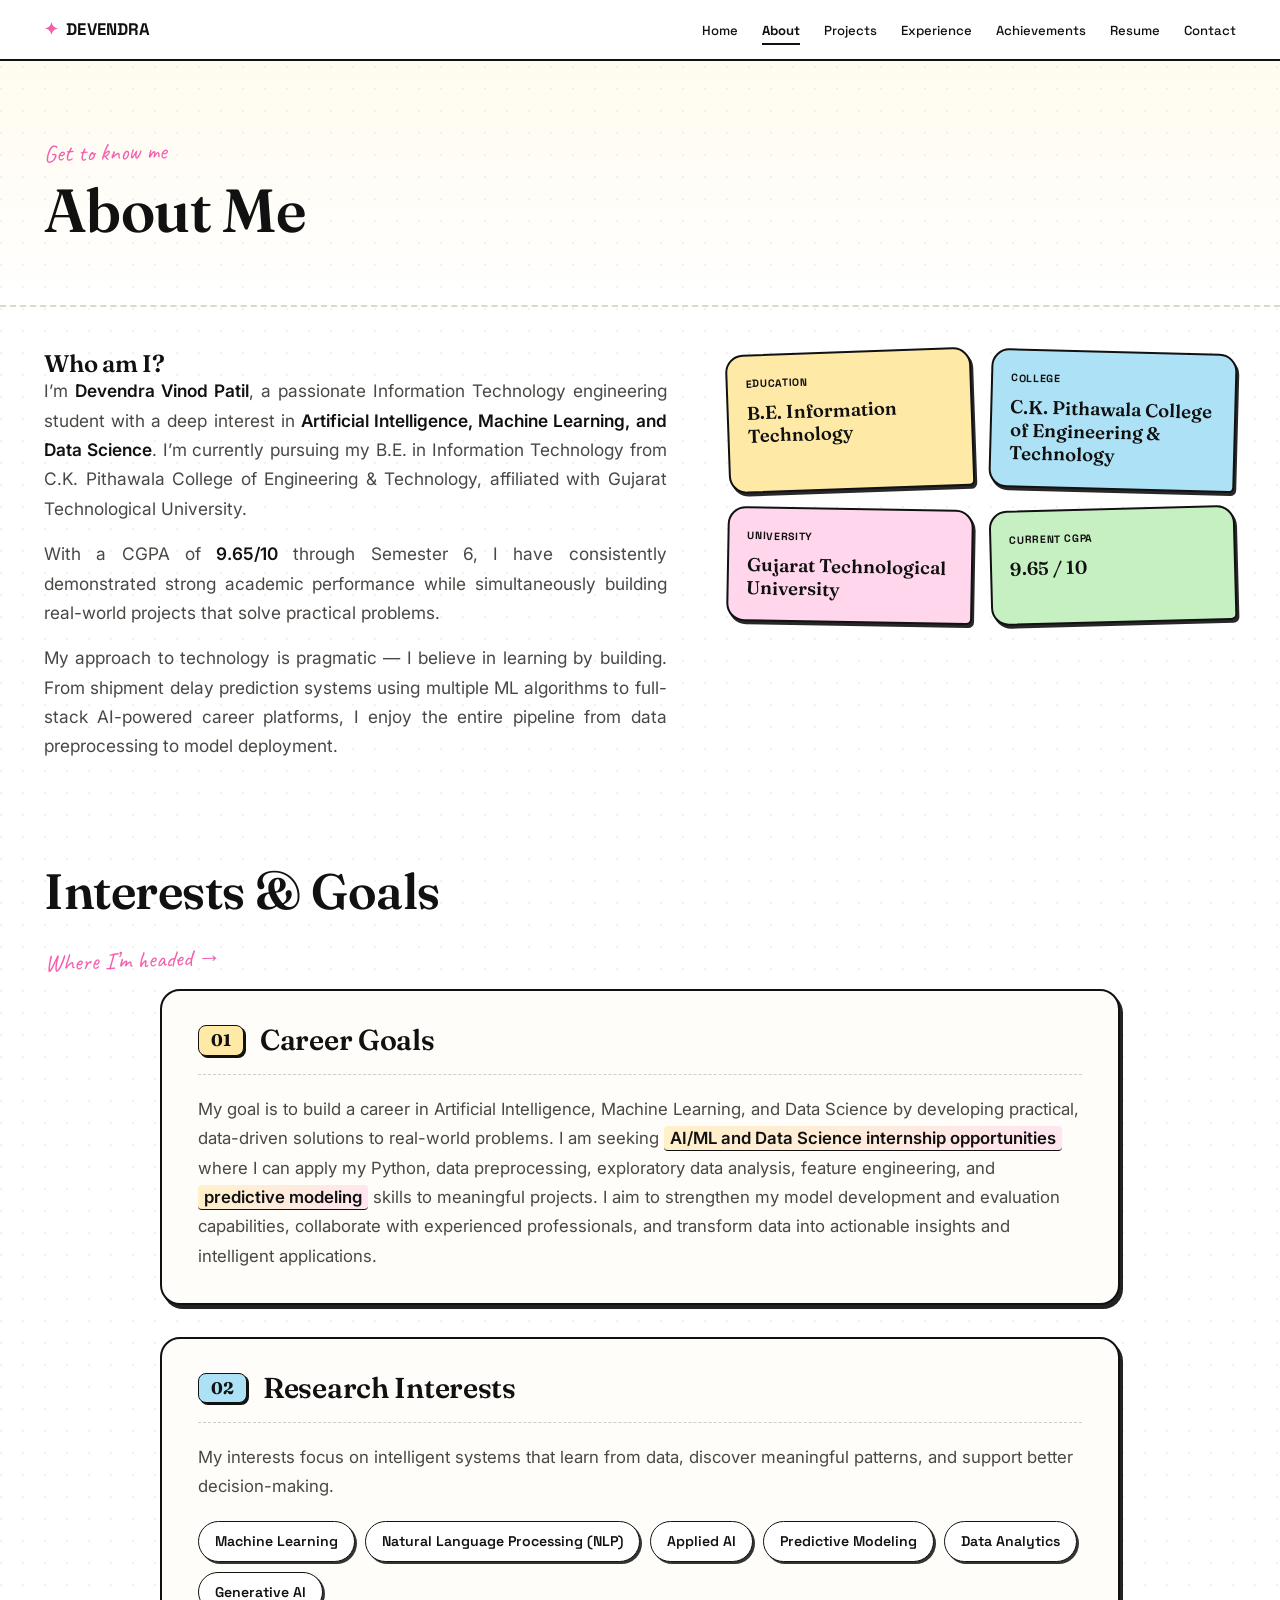
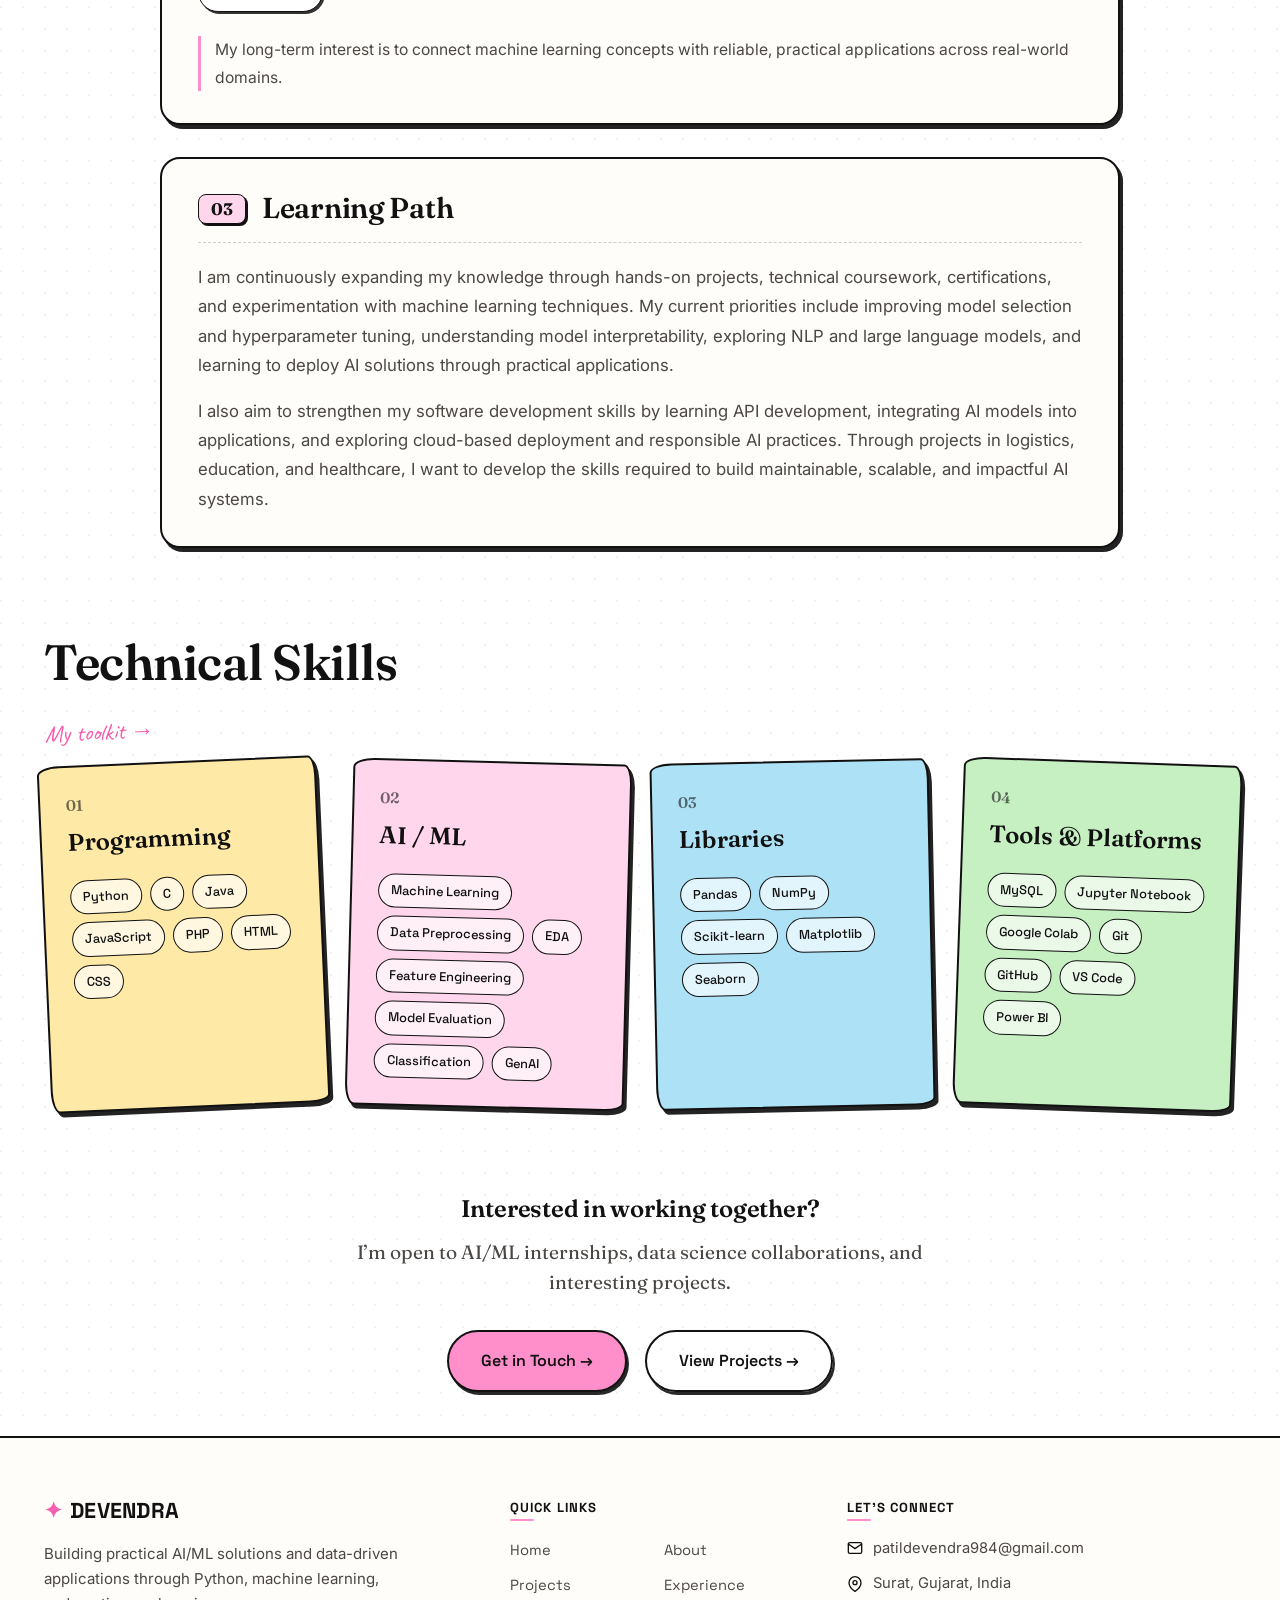
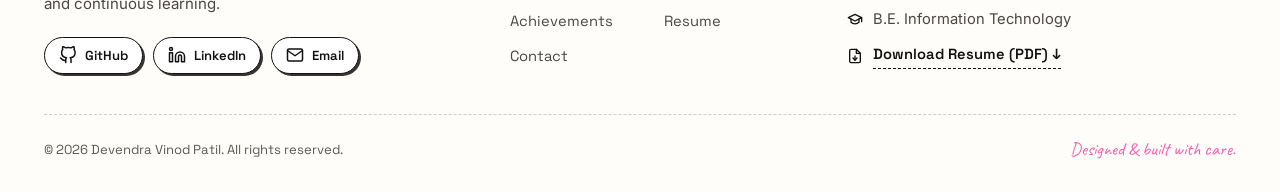
<file: portfolio_Dev/about.html>
<!DOCTYPE html>
<html lang="en">

<head>
    <meta charset="UTF-8">
    <meta name="viewport" content="width=device-width, initial-scale=1.0">
    <title>About — Devendra Vinod Patil | AI/ML Engineer Portfolio</title>
    <meta name="description"
        content="Learn about Devendra Vinod Patil — B.E. Information Technology student at Gujarat Technological University with CGPA 9.65/10, passionate about AI, ML and Data Science.">
    <meta name="author" content="Devendra Vinod Patil">
    <meta property="og:title" content="About Devendra Vinod Patil">
    <meta property="og:description" content="Education, skills, and career journey of an aspiring AI/ML Engineer.">
    <meta property="og:image" content="images/myimage.png">
    <meta name="twitter:card" content="summary_large_image">

    <meta property="og:type" content="website">

    <!-- Google Fonts -->
    <link rel="preconnect" href="https://fonts.googleapis.com">
    <link rel="preconnect" href="https://fonts.gstatic.com" crossorigin>
    <link
        href="https://fonts.googleapis.com/css2?family=Fraunces:ital,opsz,wght@0,9..144,300;0,9..144,450;0,9..144,600;0,9..144,700;0,9..144,900;1,9..144,500&family=Space+Grotesk:wght@400;500;600;700&family=Caveat:wght@500;600;700&family=Inter:wght@400;500;600&display=swap"
        rel="stylesheet">

    <!-- External Custom Stylesheet -->
    <link rel="stylesheet" href="css/style.css">
    <link rel="icon" type="image/svg+xml" href="favicon.svg">
</head>

<body>

    <!-- HEADER & NAVIGATION -->
    <header>
        <div class="nav-inner">
            <a href="index.html" class="logo"><span class="star">&#10022;</span> DEVENDRA</a>
            <nav class="primary-nav" aria-label="Primary">
                <ul class="nav-links">
                    <li><a href="index.html">Home</a></li>
                    <li><a href="about.html" class="nav-active">About</a></li>
                    <li><a href="projects.html">Projects</a></li>
                    <li><a href="experience.html">Experience</a></li>
                    <li><a href="achievements.html">Achievements</a></li>
                    <li><a href="resume.html">Resume</a></li>
                    <li><a href="contact.html">Contact</a></li>
                </ul>
            </nav>
            <button class="burger" id="burger" aria-label="Open menu" aria-expanded="false">
                <span></span><span></span><span></span>
            </button>
        </div>
    </header>

    <!-- MOBILE OVERLAY MENU -->
    <div class="mobile-menu" id="mobileMenu">
        <button class="mm-close" id="mmClose" aria-label="Close menu">&times;</button>
        <a href="index.html" class="mm-link">Home</a>
        <a href="about.html" class="mm-link">About</a>
        <a href="projects.html" class="mm-link">Projects</a>
        <a href="experience.html" class="mm-link">Experience</a>
        <a href="achievements.html" class="mm-link">Achievements</a>
        <a href="resume.html" class="mm-link">Resume</a>
        <a href="contact.html" class="mm-link">Contact</a>
    </div>

    <!-- MAIN CONTENT -->
    <main id="top">

        <!-- PAGE HEADER -->
        <section class="page-hero">
            <div class="container">
                <span class="hero-eyebrow">Get to know me</span>
                <h1>About Me</h1>
                <svg class="doodle-underline" viewBox="0 0 150 14" aria-hidden="true">
                    <path d="M3 8 Q 40 -2, 75 8 T 147 8" />
                </svg>
            </div>
        </section>

        <!-- PROFESSIONAL INTRO -->
        <section id="intro">
            <div class="container">
                <div class="about-grid">
                    <div class="about-copy reveal">
                        <h2>Who am I?</h2>
                        <p>I&rsquo;m <strong>Devendra Vinod Patil</strong>, a passionate Information Technology 
                            engineering student with a deep interest in <strong>Artificial Intelligence, Machine 
                            Learning, and Data Science</strong>. I&rsquo;m currently pursuing my B.E. in Information 
                            Technology from C.K. Pithawala College of Engineering &amp; Technology, affiliated with 
                            Gujarat Technological University.</p>
                        <p>With a CGPA of <strong>9.65/10</strong> through Semester 6, I have consistently 
                            demonstrated strong academic performance while simultaneously building real-world 
                            projects that solve practical problems.</p>
                        <p>My approach to technology is pragmatic &mdash; I believe in learning by building. 
                            From shipment delay prediction systems using multiple ML algorithms to full-stack 
                            AI-powered career platforms, I enjoy the entire pipeline from data preprocessing 
                            to model deployment.</p>
                    </div>

                    <div class="info-blocks reveal reveal-delay-1">
                        <div class="info-note">
                            <div class="lk">EDUCATION</div>
                            <div class="lv">B.E. Information Technology</div>
                        </div>
                        <div class="info-note">
                            <div class="lk">COLLEGE</div>
                            <div class="lv">C.K. Pithawala College of Engineering &amp; Technology</div>
                        </div>
                        <div class="info-note">
                            <div class="lk">UNIVERSITY</div>
                            <div class="lv">Gujarat Technological University</div>
                        </div>
                        <div class="info-note">
                            <div class="lk">CURRENT CGPA</div>
                            <div class="lv">9.65 / 10</div>
                        </div>
                    </div>
                </div>
            </div>
        </section>

        <!-- INTERESTS & GOALS -->
        <section id="goals">
            <div class="container">
                <div class="section-head reveal">
                    <h2>Interests &amp; Goals</h2>
                    <span class="section-tag">Where I&rsquo;m headed &rarr;</span>
                </div>

                <div class="goals-grid">
                    <!-- CARD 01: CAREER GOALS -->
                    <div class="card goal-card reveal">
                        <div class="goal-card-head">
                            <span class="goal-num goal-num-yellow">01</span>
                            <h3 class="goal-title">Career Goals</h3>
                        </div>
                        <div class="goal-body">
                            <p class="goal-text">
                                My goal is to build a career in Artificial Intelligence, Machine Learning, and Data Science by developing practical, data-driven solutions to real-world problems. I am seeking <strong class="goal-highlight">AI/ML and Data Science internship opportunities</strong> where I can apply my Python, data preprocessing, exploratory data analysis, feature engineering, and <strong class="goal-highlight">predictive modeling</strong> skills to meaningful projects. I aim to strengthen my model development and evaluation capabilities, collaborate with experienced professionals, and transform data into actionable insights and intelligent applications.
                            </p>
                        </div>
                    </div>

                    <!-- CARD 02: RESEARCH INTERESTS -->
                    <div class="card goal-card reveal reveal-delay-1">
                        <div class="goal-card-head">
                            <span class="goal-num goal-num-blue">02</span>
                            <h3 class="goal-title">Research Interests</h3>
                        </div>
                        <div class="goal-body">
                            <p class="goal-text">
                                My interests focus on intelligent systems that learn from data, discover meaningful patterns, and support better decision-making.
                            </p>
                            <div class="research-chips" role="list" aria-label="Research Interests">
                                <span class="research-chip" role="listitem">Machine Learning</span>
                                <span class="research-chip" role="listitem">Natural Language Processing (NLP)</span>
                                <span class="research-chip" role="listitem">Applied AI</span>
                                <span class="research-chip" role="listitem">Predictive Modeling</span>
                                <span class="research-chip" role="listitem">Data Analytics</span>
                                <span class="research-chip" role="listitem">Generative AI</span>
                            </div>
                            <p class="goal-text goal-subtext">
                                My long-term interest is to connect machine learning concepts with reliable, practical applications across real-world domains.
                            </p>
                        </div>
                    </div>

                    <!-- CARD 03: LEARNING PATH -->
                    <div class="card goal-card reveal reveal-delay-2">
                        <div class="goal-card-head">
                            <span class="goal-num goal-num-pink">03</span>
                            <h3 class="goal-title">Learning Path</h3>
                        </div>
                        <div class="goal-body">
                            <p class="goal-text">
                                I am continuously expanding my knowledge through hands-on projects, technical coursework, certifications, and experimentation with machine learning techniques. My current priorities include improving model selection and hyperparameter tuning, understanding model interpretability, exploring NLP and large language models, and learning to deploy AI solutions through practical applications.
                            </p>
                            <p class="goal-text">
                                I also aim to strengthen my software development skills by learning API development, integrating AI models into applications, and exploring cloud-based deployment and responsible AI practices. Through projects in logistics, education, and healthcare, I want to develop the skills required to build maintainable, scalable, and impactful AI systems.
                            </p>
                        </div>
                    </div>
                </div>
            </div>
        </section>

        <!-- TECHNICAL SKILLS (Full) -->
        <section id="skills">
            <div class="container">
                <div class="section-head reveal">
                    <h2>Technical Skills</h2>
                    <span class="section-tag">My toolkit &rarr;</span>
                </div>

                <div class="skills-grid">
                    <div class="card skill-card reveal">
                        <div class="skill-num">01</div>
                        <div class="skill-title">Programming</div>
                        <ul class="skill-list">
                            <li>Python</li>
                            <li>C</li>
                            <li>Java</li>
                            <li>JavaScript</li>
                            <li>PHP</li>
                            <li>HTML</li>
                            <li>CSS</li>
                        </ul>
                    </div>

                    <div class="card skill-card reveal reveal-delay-1">
                        <div class="skill-num">02</div>
                        <div class="skill-title">AI / ML</div>
                        <ul class="skill-list">
                            <li>Machine Learning</li>
                            <li>Data Preprocessing</li>
                            <li>EDA</li>
                            <li>Feature Engineering</li>
                            <li>Model Evaluation</li>
                            <li>Classification</li>
                            <li>GenAI</li>
                        </ul>
                    </div>

                    <div class="card skill-card reveal reveal-delay-2">
                        <div class="skill-num">03</div>
                        <div class="skill-title">Libraries</div>
                        <ul class="skill-list">
                            <li>Pandas</li>
                            <li>NumPy</li>
                            <li>Scikit-learn</li>
                            <li>Matplotlib</li>
                            <li>Seaborn</li>
                        </ul>
                    </div>

                    <div class="card skill-card reveal reveal-delay-3">
                        <div class="skill-num">04</div>
                        <div class="skill-title">Tools &amp; Platforms</div>
                        <ul class="skill-list">
                            <li>MySQL</li>
                            <li>Jupyter Notebook</li>
                            <li>Google Colab</li>
                            <li>Git</li>
                            <li>GitHub</li>
                            <li>VS Code</li>
                            <li>Power BI</li>
                        </ul>
                    </div>
                </div>
            </div>
        </section>

        <!-- CTA TO CONTACT -->
        <section id="cta" class="cta-section">
            <div class="container" style="text-align:center;">
                <h2 class="reveal">Interested in working together?</h2>
                <p class="reveal reveal-delay-1" style="font-family:var(--ff-display); font-size:1.2rem; color:var(--ink-soft); max-width:50ch; margin:16px auto 32px;">
                    I&rsquo;m open to AI/ML internships, data science collaborations, and interesting projects.
                </p>
                <div class="hero-ctas reveal reveal-delay-2" style="justify-content:center;">
                    <a href="contact.html" class="btn btn-solid">Get in Touch &rarr;</a>
                    <a href="projects.html" class="btn btn-ghost">View Projects &rarr;</a>
                </div>
            </div>
        </section>

    </main>

    <!-- FOOTER -->
    <footer class="site-footer">
        <div class="container">
            <div class="footer-grid">
                <!-- Column 1: Brand & Introduction -->
                <div class="footer-col footer-brand-col">
                    <a href="index.html" class="logo footer-logo" aria-label="Devendra Patil Homepage">
                        <span class="star">&#10022;</span> DEVENDRA
                    </a>
                    <p class="footer-tagline">
                        Building practical AI/ML solutions and data-driven applications through Python, machine learning, and continuous learning.
                    </p>
                    <div class="footer-social-pills" aria-label="Social profiles">
                        <a href="https://github.com/Devendra-Vinod-Patil" target="_blank" rel="noopener noreferrer" class="footer-social-btn" aria-label="GitHub Profile">
                            <svg width="18" height="18" viewBox="0 0 24 24" fill="none" stroke="currentColor" stroke-width="2" stroke-linecap="round" stroke-linejoin="round" aria-hidden="true"><path d="M9 19c-5 1.5-5-2.5-7-3m14 6v-3.87a3.37 3.37 0 0 0-.94-2.61c3.14-.35 6.44-1.54 6.44-7A5.44 5.44 0 0 0 20 4.77 5.07 5.07 0 0 0 19.91 1S18.73.65 16 2.48a13.38 13.38 0 0 0-7 0C6.27.65 5.09 1 5.09 1A5.07 5.07 0 0 0 5 4.77a5.44 5.44 0 0 0-1.5 3.78c0 5.42 3.3 6.61 6.44 7A3.37 3.37 0 0 0 9 18.13V22"></path></svg>
                            <span>GitHub</span>
                        </a>
                        <a href="https://linkedin.com/in/devendra984" target="_blank" rel="noopener noreferrer" class="footer-social-btn" aria-label="LinkedIn Profile">
                            <svg width="18" height="18" viewBox="0 0 24 24" fill="none" stroke="currentColor" stroke-width="2" stroke-linecap="round" stroke-linejoin="round" aria-hidden="true"><path d="M16 8a6 6 0 0 1 6 6v7h-4v-7a2 2 0 0 0-2-2 2 2 0 0 0-2 2v7h-4v-7a6 6 0 0 1 6-6z"></path><rect x="2" y="9" width="4" height="12"></rect><circle cx="4" cy="4" r="2"></circle></svg>
                            <span>LinkedIn</span>
                        </a>
                        <a href="mailto:patildevendra984@gmail.com" class="footer-social-btn" aria-label="Send Email">
                            <svg width="18" height="18" viewBox="0 0 24 24" fill="none" stroke="currentColor" stroke-width="2" stroke-linecap="round" stroke-linejoin="round" aria-hidden="true"><path d="M4 4h16c1.1 0 2 .9 2 2v12c0 1.1-.9 2-2 2H4c-1.1 0-2-.9-2-2V6c0-1.1.9-2 2-2z"></path><polyline points="22,6 12,13 2,6"></polyline></svg>
                            <span>Email</span>
                        </a>
                    </div>
                </div>

                <!-- Column 2: Quick Navigation -->
                <div class="footer-col footer-nav-col">
                    <h3 class="footer-heading">Quick Links</h3>
                    <ul class="footer-links-grid">
                        <li><a href="index.html">Home</a></li>
                        <li><a href="about.html">About</a></li>
                        <li><a href="projects.html">Projects</a></li>
                        <li><a href="experience.html">Experience</a></li>
                        <li><a href="achievements.html">Achievements</a></li>
                        <li><a href="resume.html">Resume</a></li>
                        <li><a href="contact.html">Contact</a></li>
                    </ul>
                </div>

                <!-- Column 3: Contact & Professional Details -->
                <div class="footer-col footer-contact-col">
                    <h3 class="footer-heading">Let&rsquo;s Connect</h3>
                    <ul class="footer-contact-list">
                        <li>
                            <svg class="footer-item-icon" width="16" height="16" viewBox="0 0 24 24" fill="none" stroke="currentColor" stroke-width="2" stroke-linecap="round" stroke-linejoin="round" aria-hidden="true"><path d="M4 4h16c1.1 0 2 .9 2 2v12c0 1.1-.9 2-2 2H4c-1.1 0-2-.9-2-2V6c0-1.1.9-2 2-2z"></path><polyline points="22,6 12,13 2,6"></polyline></svg>
                            <a href="mailto:patildevendra984@gmail.com" class="footer-contact-link">patildevendra984@gmail.com</a>
                        </li>
                        <li>
                            <svg class="footer-item-icon" width="16" height="16" viewBox="0 0 24 24" fill="none" stroke="currentColor" stroke-width="2" stroke-linecap="round" stroke-linejoin="round" aria-hidden="true"><path d="M21 10c0 7-9 13-9 13s-9-6-9-13a9 9 0 0 1 18 0z"></path><circle cx="12" cy="10" r="3"></circle></svg>
                            <span>Surat, Gujarat, India</span>
                        </li>
                        <li>
                            <svg class="footer-item-icon" width="16" height="16" viewBox="0 0 24 24" fill="none" stroke="currentColor" stroke-width="2" stroke-linecap="round" stroke-linejoin="round" aria-hidden="true"><path d="M22 10v6M2 10l10-5 10 5-10 5z"></path><path d="M6 12v5c3 3 9 3 12 0v-5"></path></svg>
                            <span>B.E. Information Technology</span>
                        </li>
                        <li class="footer-resume-item">
                            <svg class="footer-item-icon" width="16" height="16" viewBox="0 0 24 24" fill="none" stroke="currentColor" stroke-width="2" stroke-linecap="round" stroke-linejoin="round" aria-hidden="true"><path d="M14 2H6a2 2 0 0 0-2 2v16a2 2 0 0 0 2 2h12a2 2 0 0 0 2-2V8z"></path><polyline points="14 2 14 8 20 8"></polyline><line x1="12" y1="18" x2="12" y2="12"></line><line x1="9" y1="15" x2="12" y2="18"></line><line x1="15" y1="15" x2="12" y2="18"></line></svg>
                            <a href="Devendra_Vinod_Patil_Resume.pdf" download="Devendra_Vinod_Patil_Resume.pdf" class="footer-contact-link footer-resume-link">
                                Download Resume (PDF) &darr;
                            </a>
                        </li>
                    </ul>
                </div>
            </div>

            <!-- Bottom Copyright Bar -->
            <div class="footer-bottom-bar">
                <span class="footer-copy">&copy; 2026 Devendra Vinod Patil. All rights reserved.</span>
                <span class="footer-craft">Designed &amp; built with care.</span>
            </div>
        </div>
    </footer>

    <script src="js/main.js"></script>
</body>

</html>
</file>
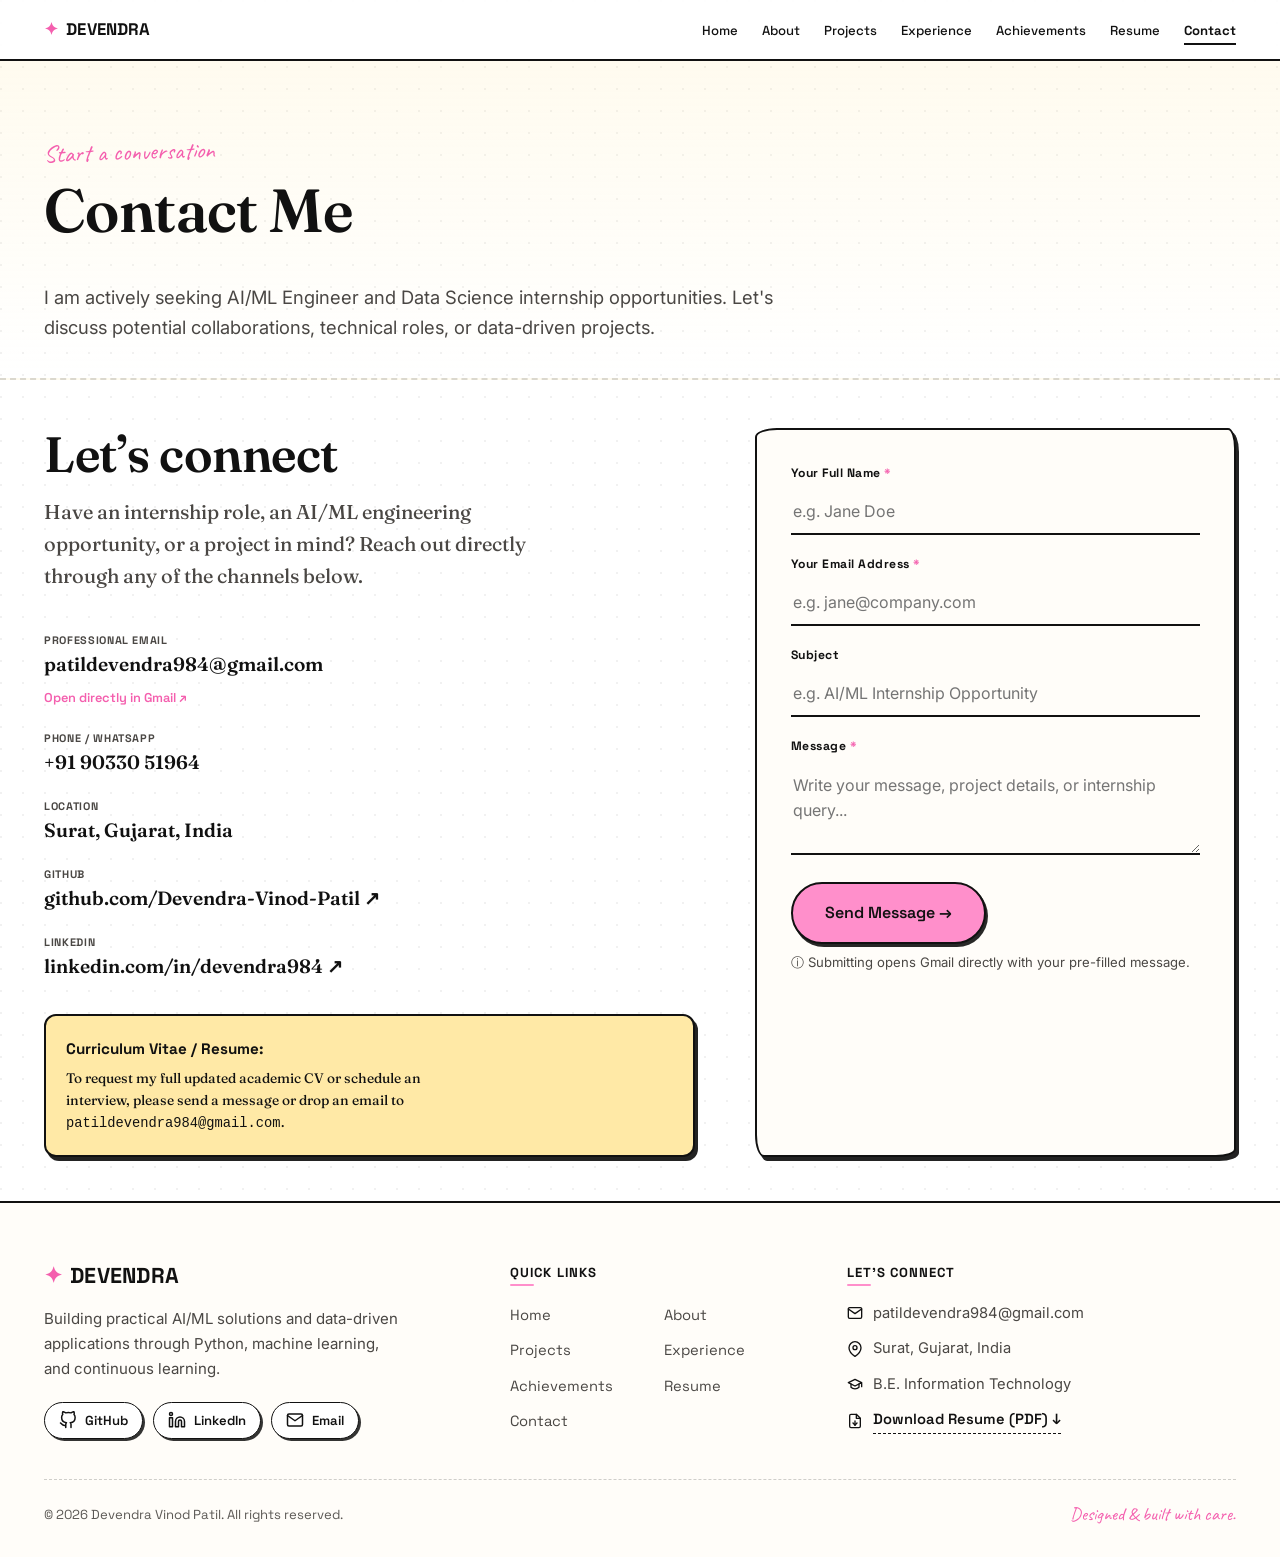
<file: portfolio_Dev/contact.html>
<!DOCTYPE html>
<html lang="en">

<head>
    <meta charset="UTF-8">
    <meta name="viewport" content="width=device-width, initial-scale=1.0">
    <title>Contact — Devendra Vinod Patil | AI/ML Portfolio</title>
    <meta name="description"
        content="Get in touch with Devendra Vinod Patil — aspiring AI/ML Engineer and Data Science intern based in Surat, Gujarat. Connect via email, LinkedIn, or GitHub.">
    <meta property="og:title" content="Contact — Devendra Vinod Patil | AI/ML Portfolio">
    <meta property="og:description" content="Get in touch with Devendra Vinod Patil for internships, AI/ML engineering roles, and collaborative projects.">
    <meta property="og:type" content="website">
    <meta property="og:image" content="images/myimage.png">
    <meta name="twitter:card" content="summary_large_image">

    <meta name="author" content="Devendra Vinod Patil">

    <!-- Google Fonts -->
    <link rel="preconnect" href="https://fonts.googleapis.com">
    <link rel="preconnect" href="https://fonts.gstatic.com" crossorigin>
    <link
        href="https://fonts.googleapis.com/css2?family=Fraunces:ital,opsz,wght@0,9..144,300;0,9..144,450;0,9..144,600;0,9..144,700;0,9..144,900;1,9..144,500&family=Space+Grotesk:wght@400;500;600;700&family=Caveat:wght@500;600;700&family=Inter:wght@400;500;600&display=swap"
        rel="stylesheet">

    <link rel="stylesheet" href="css/style.css">
    <link rel="icon" type="image/svg+xml" href="favicon.svg">
</head>

<body>

    <!-- HEADER & NAVIGATION -->
    <header>
        <div class="nav-inner">
            <a href="index.html" class="logo"><span class="star">&#10022;</span> DEVENDRA</a>
            <nav class="primary-nav" aria-label="Primary">
                <ul class="nav-links">
                    <li><a href="index.html">Home</a></li>
                    <li><a href="about.html">About</a></li>
                    <li><a href="projects.html">Projects</a></li>
                    <li><a href="experience.html">Experience</a></li>
                    <li><a href="achievements.html">Achievements</a></li>
                    <li><a href="resume.html">Resume</a></li>
                    <li><a href="contact.html" class="nav-active">Contact</a></li>
                </ul>
            </nav>
            <button class="burger" id="burger" aria-label="Open menu" aria-expanded="false">
                <span></span><span></span><span></span>
            </button>
        </div>
    </header>

    <!-- MOBILE OVERLAY MENU -->
    <div class="mobile-menu" id="mobileMenu">
        <button class="mm-close" id="mmClose" aria-label="Close menu">&times;</button>
        <a href="index.html" class="mm-link">Home</a>
        <a href="about.html" class="mm-link">About</a>
        <a href="projects.html" class="mm-link">Projects</a>
        <a href="experience.html" class="mm-link">Experience</a>
        <a href="achievements.html" class="mm-link">Achievements</a>
        <a href="resume.html" class="mm-link">Resume</a>
        <a href="contact.html" class="mm-link">Contact</a>
    </div>

    <main id="top">

        <!-- PAGE HERO -->
        <section class="page-hero">
            <div class="container">
                <span class="hero-eyebrow">Start a conversation</span>
                <h1>Contact Me</h1>
                <svg class="doodle-underline" viewBox="0 0 150 14" aria-hidden="true">
                    <path d="M3 8 Q 40 -2, 75 8 T 147 8" />
                </svg>
                <p class="page-hero-sub">
                    I am actively seeking AI/ML Engineer and Data Science internship opportunities. Let's discuss potential collaborations, technical roles, or data-driven projects.
                </p>
            </div>
        </section>

        <!-- CONTACT SECTION & FORM -->
        <section id="contact" style="padding-top:48px;">
            <div class="container">
                <div class="contact-wrap">

                    <!-- Contact Left Details -->
                    <div class="contact-intro reveal">
                        <h2>Let&rsquo;s connect</h2>
                        <p>Have an internship role, an AI/ML engineering opportunity, or a project in mind? Reach out directly through any of the channels below.</p>

                        <div class="contact-details">
                            <div class="cd-item">
                                <div class="cd-label">PROFESSIONAL EMAIL</div>
                                <a class="cd-value" href="mailto:patildevendra984@gmail.com">patildevendra984@gmail.com</a>
                                <div style="margin-top:4px;">
                                    <a href="https://mail.google.com/mail/?view=cm&fs=1&to=patildevendra984@gmail.com" target="_blank" rel="noopener noreferrer" style="display:inline-flex; align-items:center; gap:4px; font-size:0.8rem; font-family:var(--ff-ui); color:var(--pink-deep); font-weight:600; text-decoration:none;">
                                        Open directly in Gmail &nearr;
                                    </a>
                                </div>
                            </div>
                            <div class="cd-item">
                                <div class="cd-label">PHONE / WHATSAPP</div>
                                <a class="cd-value" href="tel:+919033051964">+91 90330 51964</a>
                            </div>
                            <div class="cd-item">
                                <div class="cd-label">LOCATION</div>
                                <span class="cd-value" style="color:var(--ink);">Surat, Gujarat, India</span>
                            </div>
                            <div class="cd-item">
                                <div class="cd-label">GITHUB</div>
                                <a class="cd-value" href="https://github.com/Devendra-Vinod-Patil" target="_blank" rel="noopener">github.com/Devendra-Vinod-Patil &#8599;</a>
                            </div>
                            <div class="cd-item">
                                <div class="cd-label">LINKEDIN</div>
                                <a class="cd-value" href="https://linkedin.com/in/devendra984" target="_blank" rel="noopener">linkedin.com/in/devendra984 &#8599;</a>
                            </div>
                        </div>

                        <!-- Resume Integration Notice -->
                        <div class="card" style="margin-top:32px; background:var(--yellow); padding:20px; border-radius:12px;">
                            <strong style="font-family:var(--ff-ui); font-size:0.95rem;">Curriculum Vitae / Resume:</strong>
                            <p style="font-size:0.86rem; margin-top:6px; color:var(--ink);">
                                To request my full updated academic CV or schedule an interview, please send a message or drop an email to <code>patildevendra984@gmail.com</code>.
                            </p>
                        </div>
                    </div>

                    <!-- Contact Form -->
                    <form class="card contact-form reveal reveal-delay-1" id="contactForm">
                        <div class="field">
                            <label for="cf-name">Your Full Name <span style="color:var(--pink-deep);">*</span></label>
                            <input type="text" id="cf-name" name="name" required placeholder="e.g. Jane Doe" autocomplete="name">
                        </div>
                        <div class="field">
                            <label for="cf-email">Your Email Address <span style="color:var(--pink-deep);">*</span></label>
                            <input type="email" id="cf-email" name="email" required placeholder="e.g. jane@company.com" autocomplete="email">
                        </div>
                        <div class="field">
                            <label for="cf-subject">Subject</label>
                            <input type="text" id="cf-subject" name="subject" placeholder="e.g. AI/ML Internship Opportunity">
                        </div>
                        <div class="field">
                            <label for="cf-message">Message <span style="color:var(--pink-deep);">*</span></label>
                            <textarea id="cf-message" name="message" required placeholder="Write your message, project details, or internship query..."></textarea>
                        </div>
                        <button type="submit" class="btn btn-solid" id="submitBtn">Send Message &rarr;</button>
                        <p class="contact-helper" style="font-size:0.82rem; color:var(--ink-soft); margin-top:8px;">&#9432; Submitting opens Gmail directly with your pre-filled message.</p>
                        <p class="form-note" id="formNote" style="font-size:0.9rem; font-weight:500; margin-top:10px; min-height:1.2em;"></p>
                    </form>

                </div>
            </div>
        </section>

    </main>

    <!-- FOOTER -->
    <footer class="site-footer">
        <div class="container">
            <div class="footer-grid">
                <!-- Column 1: Brand & Introduction -->
                <div class="footer-col footer-brand-col">
                    <a href="index.html" class="logo footer-logo" aria-label="Devendra Patil Homepage">
                        <span class="star">&#10022;</span> DEVENDRA
                    </a>
                    <p class="footer-tagline">
                        Building practical AI/ML solutions and data-driven applications through Python, machine learning, and continuous learning.
                    </p>
                    <div class="footer-social-pills" aria-label="Social profiles">
                        <a href="https://github.com/Devendra-Vinod-Patil" target="_blank" rel="noopener noreferrer" class="footer-social-btn" aria-label="GitHub Profile">
                            <svg width="18" height="18" viewBox="0 0 24 24" fill="none" stroke="currentColor" stroke-width="2" stroke-linecap="round" stroke-linejoin="round" aria-hidden="true"><path d="M9 19c-5 1.5-5-2.5-7-3m14 6v-3.87a3.37 3.37 0 0 0-.94-2.61c3.14-.35 6.44-1.54 6.44-7A5.44 5.44 0 0 0 20 4.77 5.07 5.07 0 0 0 19.91 1S18.73.65 16 2.48a13.38 13.38 0 0 0-7 0C6.27.65 5.09 1 5.09 1A5.07 5.07 0 0 0 5 4.77a5.44 5.44 0 0 0-1.5 3.78c0 5.42 3.3 6.61 6.44 7A3.37 3.37 0 0 0 9 18.13V22"></path></svg>
                            <span>GitHub</span>
                        </a>
                        <a href="https://linkedin.com/in/devendra984" target="_blank" rel="noopener noreferrer" class="footer-social-btn" aria-label="LinkedIn Profile">
                            <svg width="18" height="18" viewBox="0 0 24 24" fill="none" stroke="currentColor" stroke-width="2" stroke-linecap="round" stroke-linejoin="round" aria-hidden="true"><path d="M16 8a6 6 0 0 1 6 6v7h-4v-7a2 2 0 0 0-2-2 2 2 0 0 0-2 2v7h-4v-7a6 6 0 0 1 6-6z"></path><rect x="2" y="9" width="4" height="12"></rect><circle cx="4" cy="4" r="2"></circle></svg>
                            <span>LinkedIn</span>
                        </a>
                        <a href="mailto:patildevendra984@gmail.com" class="footer-social-btn" aria-label="Send Email">
                            <svg width="18" height="18" viewBox="0 0 24 24" fill="none" stroke="currentColor" stroke-width="2" stroke-linecap="round" stroke-linejoin="round" aria-hidden="true"><path d="M4 4h16c1.1 0 2 .9 2 2v12c0 1.1-.9 2-2 2H4c-1.1 0-2-.9-2-2V6c0-1.1.9-2 2-2z"></path><polyline points="22,6 12,13 2,6"></polyline></svg>
                            <span>Email</span>
                        </a>
                    </div>
                </div>

                <!-- Column 2: Quick Navigation -->
                <div class="footer-col footer-nav-col">
                    <h3 class="footer-heading">Quick Links</h3>
                    <ul class="footer-links-grid">
                        <li><a href="index.html">Home</a></li>
                        <li><a href="about.html">About</a></li>
                        <li><a href="projects.html">Projects</a></li>
                        <li><a href="experience.html">Experience</a></li>
                        <li><a href="achievements.html">Achievements</a></li>
                        <li><a href="resume.html">Resume</a></li>
                        <li><a href="contact.html">Contact</a></li>
                    </ul>
                </div>

                <!-- Column 3: Contact & Professional Details -->
                <div class="footer-col footer-contact-col">
                    <h3 class="footer-heading">Let&rsquo;s Connect</h3>
                    <ul class="footer-contact-list">
                        <li>
                            <svg class="footer-item-icon" width="16" height="16" viewBox="0 0 24 24" fill="none" stroke="currentColor" stroke-width="2" stroke-linecap="round" stroke-linejoin="round" aria-hidden="true"><path d="M4 4h16c1.1 0 2 .9 2 2v12c0 1.1-.9 2-2 2H4c-1.1 0-2-.9-2-2V6c0-1.1.9-2 2-2z"></path><polyline points="22,6 12,13 2,6"></polyline></svg>
                            <a href="mailto:patildevendra984@gmail.com" class="footer-contact-link">patildevendra984@gmail.com</a>
                        </li>
                        <li>
                            <svg class="footer-item-icon" width="16" height="16" viewBox="0 0 24 24" fill="none" stroke="currentColor" stroke-width="2" stroke-linecap="round" stroke-linejoin="round" aria-hidden="true"><path d="M21 10c0 7-9 13-9 13s-9-6-9-13a9 9 0 0 1 18 0z"></path><circle cx="12" cy="10" r="3"></circle></svg>
                            <span>Surat, Gujarat, India</span>
                        </li>
                        <li>
                            <svg class="footer-item-icon" width="16" height="16" viewBox="0 0 24 24" fill="none" stroke="currentColor" stroke-width="2" stroke-linecap="round" stroke-linejoin="round" aria-hidden="true"><path d="M22 10v6M2 10l10-5 10 5-10 5z"></path><path d="M6 12v5c3 3 9 3 12 0v-5"></path></svg>
                            <span>B.E. Information Technology</span>
                        </li>
                        <li class="footer-resume-item">
                            <svg class="footer-item-icon" width="16" height="16" viewBox="0 0 24 24" fill="none" stroke="currentColor" stroke-width="2" stroke-linecap="round" stroke-linejoin="round" aria-hidden="true"><path d="M14 2H6a2 2 0 0 0-2 2v16a2 2 0 0 0 2 2h12a2 2 0 0 0 2-2V8z"></path><polyline points="14 2 14 8 20 8"></polyline><line x1="12" y1="18" x2="12" y2="12"></line><line x1="9" y1="15" x2="12" y2="18"></line><line x1="15" y1="15" x2="12" y2="18"></line></svg>
                            <a href="Devendra_Vinod_Patil_Resume.pdf" download="Devendra_Vinod_Patil_Resume.pdf" class="footer-contact-link footer-resume-link">
                                Download Resume (PDF) &darr;
                            </a>
                        </li>
                    </ul>
                </div>
            </div>

            <!-- Bottom Copyright Bar -->
            <div class="footer-bottom-bar">
                <span class="footer-copy">&copy; 2026 Devendra Vinod Patil. All rights reserved.</span>
                <span class="footer-craft">Designed &amp; built with care.</span>
            </div>
        </div>
    </footer>

    <script src="js/main.js"></script>
</body>

</html>
</file>
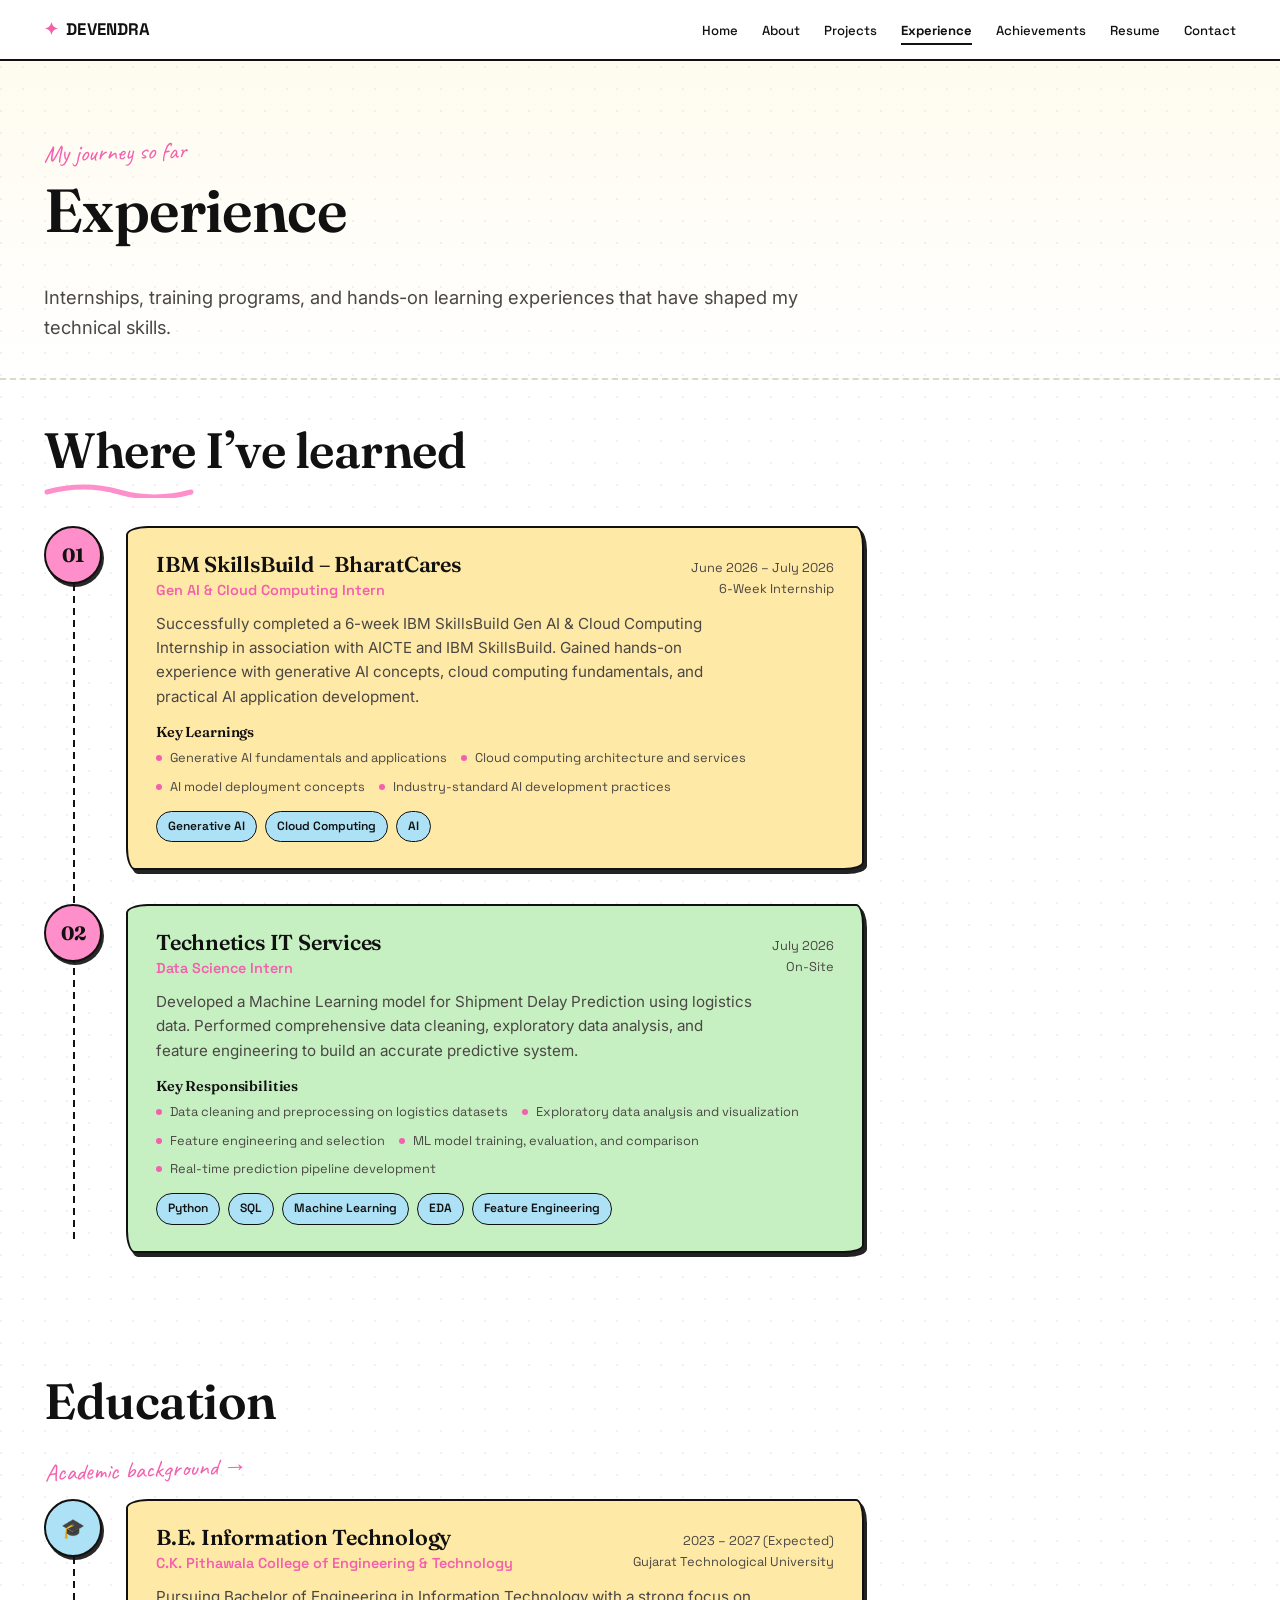
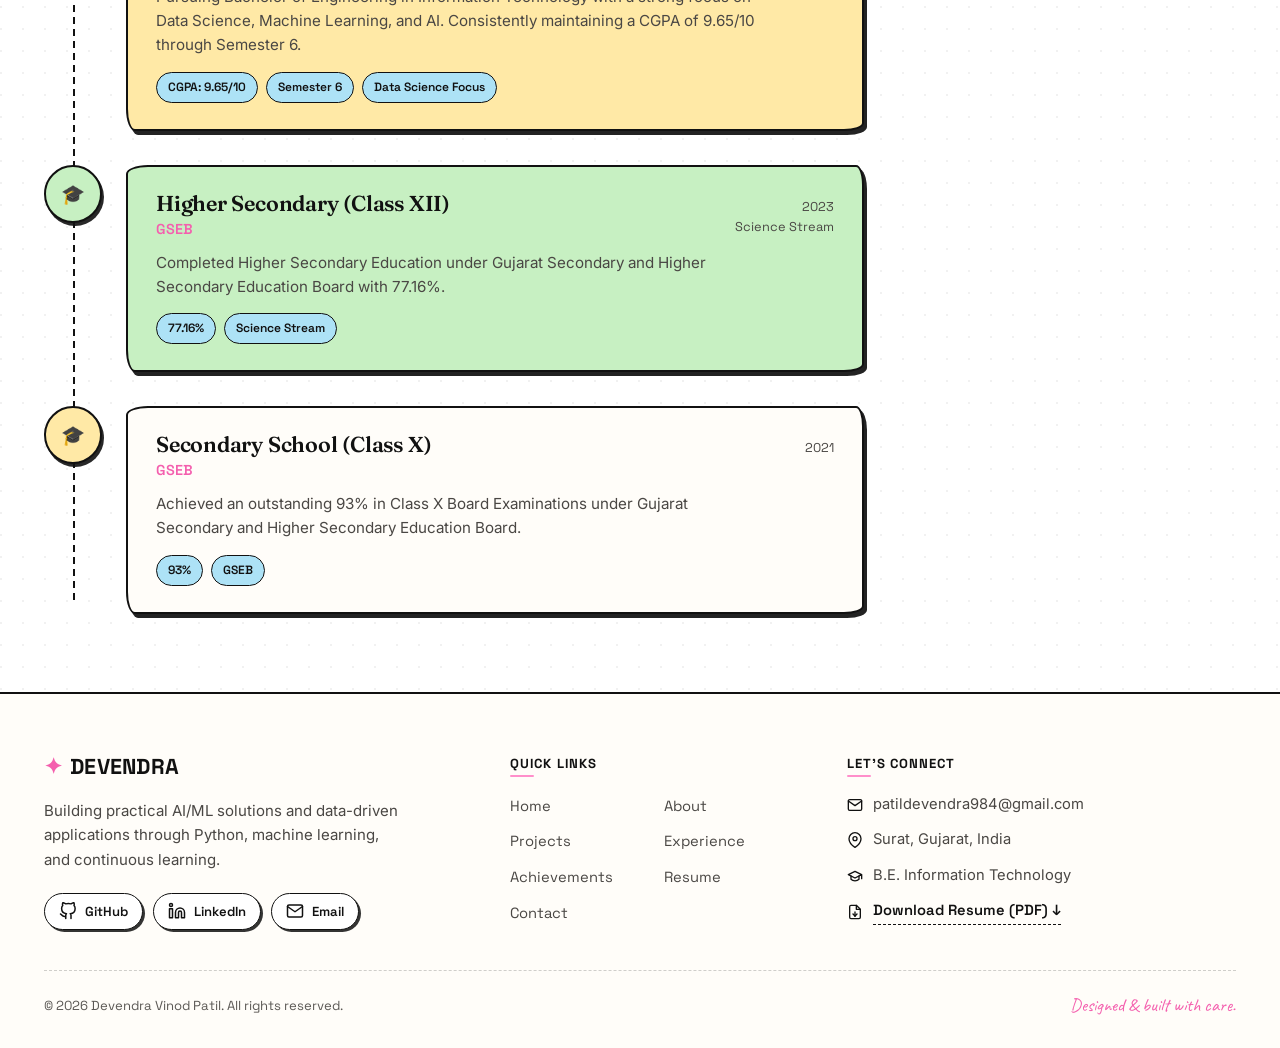
<file: portfolio_Dev/experience.html>
<!DOCTYPE html>
<html lang="en">

<head>
    <meta charset="UTF-8">
    <meta name="viewport" content="width=device-width, initial-scale=1.0">
    <title>Experience — Devendra Vinod Patil | AI/ML Portfolio</title>
    <meta name="description"
        content="Professional experience, internships, and training of Devendra Vinod Patil — IBM SkillsBuild Gen AI intern and Technetics IT Services Data Science intern.">
    <meta property="og:title" content="Experience — Devendra Vinod Patil | AI/ML Portfolio">
    <meta property="og:description" content="Professional and academic journey: AI/ML intern at Edunet Foundation, Lead Coordinator at GTU Pad Le Beta, and CKPCET IT Society.">
    <meta property="og:type" content="website">
    <meta property="og:image" content="images/myimage.png">
    <meta name="twitter:card" content="summary_large_image">

    <meta name="author" content="Devendra Vinod Patil">

    <link rel="preconnect" href="https://fonts.googleapis.com">
    <link rel="preconnect" href="https://fonts.gstatic.com" crossorigin>
    <link
        href="https://fonts.googleapis.com/css2?family=Fraunces:ital,opsz,wght@0,9..144,300;0,9..144,450;0,9..144,600;0,9..144,700;0,9..144,900;1,9..144,500&family=Space+Grotesk:wght@400;500;600;700&family=Caveat:wght@500;600;700&family=Inter:wght@400;500;600&display=swap"
        rel="stylesheet">

    <link rel="stylesheet" href="css/style.css">
    <link rel="icon" type="image/svg+xml" href="favicon.svg">
</head>

<body>

    <!-- HEADER -->
    <header>
        <div class="nav-inner">
            <a href="index.html" class="logo"><span class="star">&#10022;</span> DEVENDRA</a>
            <nav class="primary-nav" aria-label="Primary">
                <ul class="nav-links">
                    <li><a href="index.html">Home</a></li>
                    <li><a href="about.html">About</a></li>
                    <li><a href="projects.html">Projects</a></li>
                    <li><a href="experience.html" class="nav-active">Experience</a></li>
                    <li><a href="achievements.html">Achievements</a></li>
                    <li><a href="resume.html">Resume</a></li>
                    <li><a href="contact.html">Contact</a></li>
                </ul>
            </nav>
            <button class="burger" id="burger" aria-label="Open menu" aria-expanded="false">
                <span></span><span></span><span></span>
            </button>
        </div>
    </header>

    <div class="mobile-menu" id="mobileMenu">
        <button class="mm-close" id="mmClose" aria-label="Close menu">&times;</button>
        <a href="index.html" class="mm-link">Home</a>
        <a href="about.html" class="mm-link">About</a>
        <a href="projects.html" class="mm-link">Projects</a>
        <a href="experience.html" class="mm-link">Experience</a>
        <a href="achievements.html" class="mm-link">Achievements</a>
        <a href="resume.html" class="mm-link">Resume</a>
        <a href="contact.html" class="mm-link">Contact</a>
    </div>

    <main id="top">

        <!-- PAGE HEADER -->
        <section class="page-hero">
            <div class="container">
                <span class="hero-eyebrow">My journey so far</span>
                <h1>Experience</h1>
                <svg class="doodle-underline" viewBox="0 0 150 14" aria-hidden="true">
                    <path d="M3 8 Q 40 -2, 75 8 T 147 8" />
                </svg>
                <p class="page-hero-sub">Internships, training programs, and hands-on learning experiences that have shaped my technical skills.</p>
            </div>
        </section>

        <!-- TIMELINE -->
        <section id="experience">
            <div class="container">
                <div class="section-head reveal">
                    <h2>Where I&rsquo;ve learned</h2>
                    <svg class="doodle-underline" viewBox="0 0 150 14">
                        <path d="M3 8 Q 40 -2, 75 8 T 147 8" />
                    </svg>
                </div>

                <div class="timeline">
                    <!-- Experience 1 -->
                    <div class="tl-item reveal">
                        <div class="tl-num">01</div>
                        <div class="card tl-card">
                            <div class="tl-top">
                                <div>
                                    <h3>IBM SkillsBuild &ndash; BharatCares</h3>
                                    <p class="tl-role">Gen AI &amp; Cloud Computing Intern</p>
                                </div>
                                <div class="tl-meta">June 2026 &ndash; July 2026<br>6-Week Internship</div>
                            </div>
                            <p class="tl-desc">Successfully completed a 6-week IBM SkillsBuild Gen AI &amp; Cloud
                                Computing Internship in association with AICTE and IBM SkillsBuild. Gained hands-on 
                                experience with generative AI concepts, cloud computing fundamentals, and practical 
                                AI application development.</p>
                            <h4 style="font-size:0.9rem; margin-top:16px; margin-bottom:8px;">Key Learnings</h4>
                            <ul class="pf-highlights">
                                <li>Generative AI fundamentals and applications</li>
                                <li>Cloud computing architecture and services</li>
                                <li>AI model deployment concepts</li>
                                <li>Industry-standard AI development practices</li>
                            </ul>
                            <div class="tl-stack"><span>Generative AI</span><span>Cloud Computing</span><span>AI</span></div>
                        </div>
                    </div>

                    <!-- Experience 2 -->
                    <div class="tl-item reveal reveal-delay-1">
                        <div class="tl-num">02</div>
                        <div class="card tl-card">
                            <div class="tl-top">
                                <div>
                                    <h3>Technetics IT Services</h3>
                                    <p class="tl-role">Data Science Intern</p>
                                </div>
                                <div class="tl-meta">July 2026<br>On-Site</div>
                            </div>
                            <p class="tl-desc">Developed a Machine Learning model for Shipment Delay Prediction using
                                logistics data. Performed comprehensive data cleaning, exploratory data analysis, and 
                                feature engineering to build an accurate predictive system.</p>
                            <h4 style="font-size:0.9rem; margin-top:16px; margin-bottom:8px;">Key Responsibilities</h4>
                            <ul class="pf-highlights">
                                <li>Data cleaning and preprocessing on logistics datasets</li>
                                <li>Exploratory data analysis and visualization</li>
                                <li>Feature engineering and selection</li>
                                <li>ML model training, evaluation, and comparison</li>
                                <li>Real-time prediction pipeline development</li>
                            </ul>
                            <div class="tl-stack"><span>Python</span><span>SQL</span><span>Machine Learning</span><span>EDA</span><span>Feature Engineering</span></div>
                        </div>
                    </div>
                </div>
            </div>
        </section>

        <!-- EDUCATION SECTION -->
        <section id="education">
            <div class="container">
                <div class="section-head reveal">
                    <h2>Education</h2>
                    <span class="section-tag">Academic background &rarr;</span>
                </div>

                <div class="timeline">
                    <div class="tl-item reveal">
                        <div class="tl-num" style="background:var(--blue);">&#127891;</div>
                        <div class="card tl-card">
                            <div class="tl-top">
                                <div>
                                    <h3>B.E. Information Technology</h3>
                                    <p class="tl-role">C.K. Pithawala College of Engineering &amp; Technology</p>
                                </div>
                                <div class="tl-meta">2023 &ndash; 2027 (Expected)<br>Gujarat Technological University</div>
                            </div>
                            <p class="tl-desc">Pursuing Bachelor of Engineering in Information Technology with a 
                                strong focus on Data Science, Machine Learning, and AI. Consistently maintaining 
                                a CGPA of 9.65/10 through Semester 6.</p>
                            <div class="tl-stack"><span>CGPA: 9.65/10</span><span>Semester 6</span><span>Data Science Focus</span></div>
                        </div>
                    </div>

                    <div class="tl-item reveal reveal-delay-1">
                        <div class="tl-num" style="background:var(--green);">&#127891;</div>
                        <div class="card tl-card">
                            <div class="tl-top">
                                <div>
                                    <h3>Higher Secondary (Class XII)</h3>
                                    <p class="tl-role">GSEB</p>
                                </div>
                                <div class="tl-meta">2023<br>Science Stream</div>
                            </div>
                            <p class="tl-desc">Completed Higher Secondary Education under Gujarat Secondary and Higher Secondary Education Board with 77.16%.</p>
                            <div class="tl-stack"><span>77.16%</span><span>Science Stream</span></div>
                        </div>
                    </div>

                    <div class="tl-item reveal reveal-delay-2">
                        <div class="tl-num" style="background:var(--yellow);">&#127891;</div>
                        <div class="card tl-card">
                            <div class="tl-top">
                                <div>
                                    <h3>Secondary School (Class X)</h3>
                                    <p class="tl-role">GSEB</p>
                                </div>
                                <div class="tl-meta">2021</div>
                            </div>
                            <p class="tl-desc">Achieved an outstanding 93% in Class X Board Examinations under Gujarat Secondary and Higher Secondary Education Board.</p>
                            <div class="tl-stack"><span>93%</span><span>GSEB</span></div>
                        </div>
                    </div>
                </div>
            </div>
        </section>

    </main>

    <!-- FOOTER -->
    <footer class="site-footer">
        <div class="container">
            <div class="footer-grid">
                <!-- Column 1: Brand & Introduction -->
                <div class="footer-col footer-brand-col">
                    <a href="index.html" class="logo footer-logo" aria-label="Devendra Patil Homepage">
                        <span class="star">&#10022;</span> DEVENDRA
                    </a>
                    <p class="footer-tagline">
                        Building practical AI/ML solutions and data-driven applications through Python, machine learning, and continuous learning.
                    </p>
                    <div class="footer-social-pills" aria-label="Social profiles">
                        <a href="https://github.com/Devendra-Vinod-Patil" target="_blank" rel="noopener noreferrer" class="footer-social-btn" aria-label="GitHub Profile">
                            <svg width="18" height="18" viewBox="0 0 24 24" fill="none" stroke="currentColor" stroke-width="2" stroke-linecap="round" stroke-linejoin="round" aria-hidden="true"><path d="M9 19c-5 1.5-5-2.5-7-3m14 6v-3.87a3.37 3.37 0 0 0-.94-2.61c3.14-.35 6.44-1.54 6.44-7A5.44 5.44 0 0 0 20 4.77 5.07 5.07 0 0 0 19.91 1S18.73.65 16 2.48a13.38 13.38 0 0 0-7 0C6.27.65 5.09 1 5.09 1A5.07 5.07 0 0 0 5 4.77a5.44 5.44 0 0 0-1.5 3.78c0 5.42 3.3 6.61 6.44 7A3.37 3.37 0 0 0 9 18.13V22"></path></svg>
                            <span>GitHub</span>
                        </a>
                        <a href="https://linkedin.com/in/devendra984" target="_blank" rel="noopener noreferrer" class="footer-social-btn" aria-label="LinkedIn Profile">
                            <svg width="18" height="18" viewBox="0 0 24 24" fill="none" stroke="currentColor" stroke-width="2" stroke-linecap="round" stroke-linejoin="round" aria-hidden="true"><path d="M16 8a6 6 0 0 1 6 6v7h-4v-7a2 2 0 0 0-2-2 2 2 0 0 0-2 2v7h-4v-7a6 6 0 0 1 6-6z"></path><rect x="2" y="9" width="4" height="12"></rect><circle cx="4" cy="4" r="2"></circle></svg>
                            <span>LinkedIn</span>
                        </a>
                        <a href="mailto:patildevendra984@gmail.com" class="footer-social-btn" aria-label="Send Email">
                            <svg width="18" height="18" viewBox="0 0 24 24" fill="none" stroke="currentColor" stroke-width="2" stroke-linecap="round" stroke-linejoin="round" aria-hidden="true"><path d="M4 4h16c1.1 0 2 .9 2 2v12c0 1.1-.9 2-2 2H4c-1.1 0-2-.9-2-2V6c0-1.1.9-2 2-2z"></path><polyline points="22,6 12,13 2,6"></polyline></svg>
                            <span>Email</span>
                        </a>
                    </div>
                </div>

                <!-- Column 2: Quick Navigation -->
                <div class="footer-col footer-nav-col">
                    <h3 class="footer-heading">Quick Links</h3>
                    <ul class="footer-links-grid">
                        <li><a href="index.html">Home</a></li>
                        <li><a href="about.html">About</a></li>
                        <li><a href="projects.html">Projects</a></li>
                        <li><a href="experience.html">Experience</a></li>
                        <li><a href="achievements.html">Achievements</a></li>
                        <li><a href="resume.html">Resume</a></li>
                        <li><a href="contact.html">Contact</a></li>
                    </ul>
                </div>

                <!-- Column 3: Contact & Professional Details -->
                <div class="footer-col footer-contact-col">
                    <h3 class="footer-heading">Let&rsquo;s Connect</h3>
                    <ul class="footer-contact-list">
                        <li>
                            <svg class="footer-item-icon" width="16" height="16" viewBox="0 0 24 24" fill="none" stroke="currentColor" stroke-width="2" stroke-linecap="round" stroke-linejoin="round" aria-hidden="true"><path d="M4 4h16c1.1 0 2 .9 2 2v12c0 1.1-.9 2-2 2H4c-1.1 0-2-.9-2-2V6c0-1.1.9-2 2-2z"></path><polyline points="22,6 12,13 2,6"></polyline></svg>
                            <a href="mailto:patildevendra984@gmail.com" class="footer-contact-link">patildevendra984@gmail.com</a>
                        </li>
                        <li>
                            <svg class="footer-item-icon" width="16" height="16" viewBox="0 0 24 24" fill="none" stroke="currentColor" stroke-width="2" stroke-linecap="round" stroke-linejoin="round" aria-hidden="true"><path d="M21 10c0 7-9 13-9 13s-9-6-9-13a9 9 0 0 1 18 0z"></path><circle cx="12" cy="10" r="3"></circle></svg>
                            <span>Surat, Gujarat, India</span>
                        </li>
                        <li>
                            <svg class="footer-item-icon" width="16" height="16" viewBox="0 0 24 24" fill="none" stroke="currentColor" stroke-width="2" stroke-linecap="round" stroke-linejoin="round" aria-hidden="true"><path d="M22 10v6M2 10l10-5 10 5-10 5z"></path><path d="M6 12v5c3 3 9 3 12 0v-5"></path></svg>
                            <span>B.E. Information Technology</span>
                        </li>
                        <li class="footer-resume-item">
                            <svg class="footer-item-icon" width="16" height="16" viewBox="0 0 24 24" fill="none" stroke="currentColor" stroke-width="2" stroke-linecap="round" stroke-linejoin="round" aria-hidden="true"><path d="M14 2H6a2 2 0 0 0-2 2v16a2 2 0 0 0 2 2h12a2 2 0 0 0 2-2V8z"></path><polyline points="14 2 14 8 20 8"></polyline><line x1="12" y1="18" x2="12" y2="12"></line><line x1="9" y1="15" x2="12" y2="18"></line><line x1="15" y1="15" x2="12" y2="18"></line></svg>
                            <a href="Devendra_Vinod_Patil_Resume.pdf" download="Devendra_Vinod_Patil_Resume.pdf" class="footer-contact-link footer-resume-link">
                                Download Resume (PDF) &darr;
                            </a>
                        </li>
                    </ul>
                </div>
            </div>

            <!-- Bottom Copyright Bar -->
            <div class="footer-bottom-bar">
                <span class="footer-copy">&copy; 2026 Devendra Vinod Patil. All rights reserved.</span>
                <span class="footer-craft">Designed &amp; built with care.</span>
            </div>
        </div>
    </footer>

    <script src="js/main.js"></script>
</body>

</html>
</file>
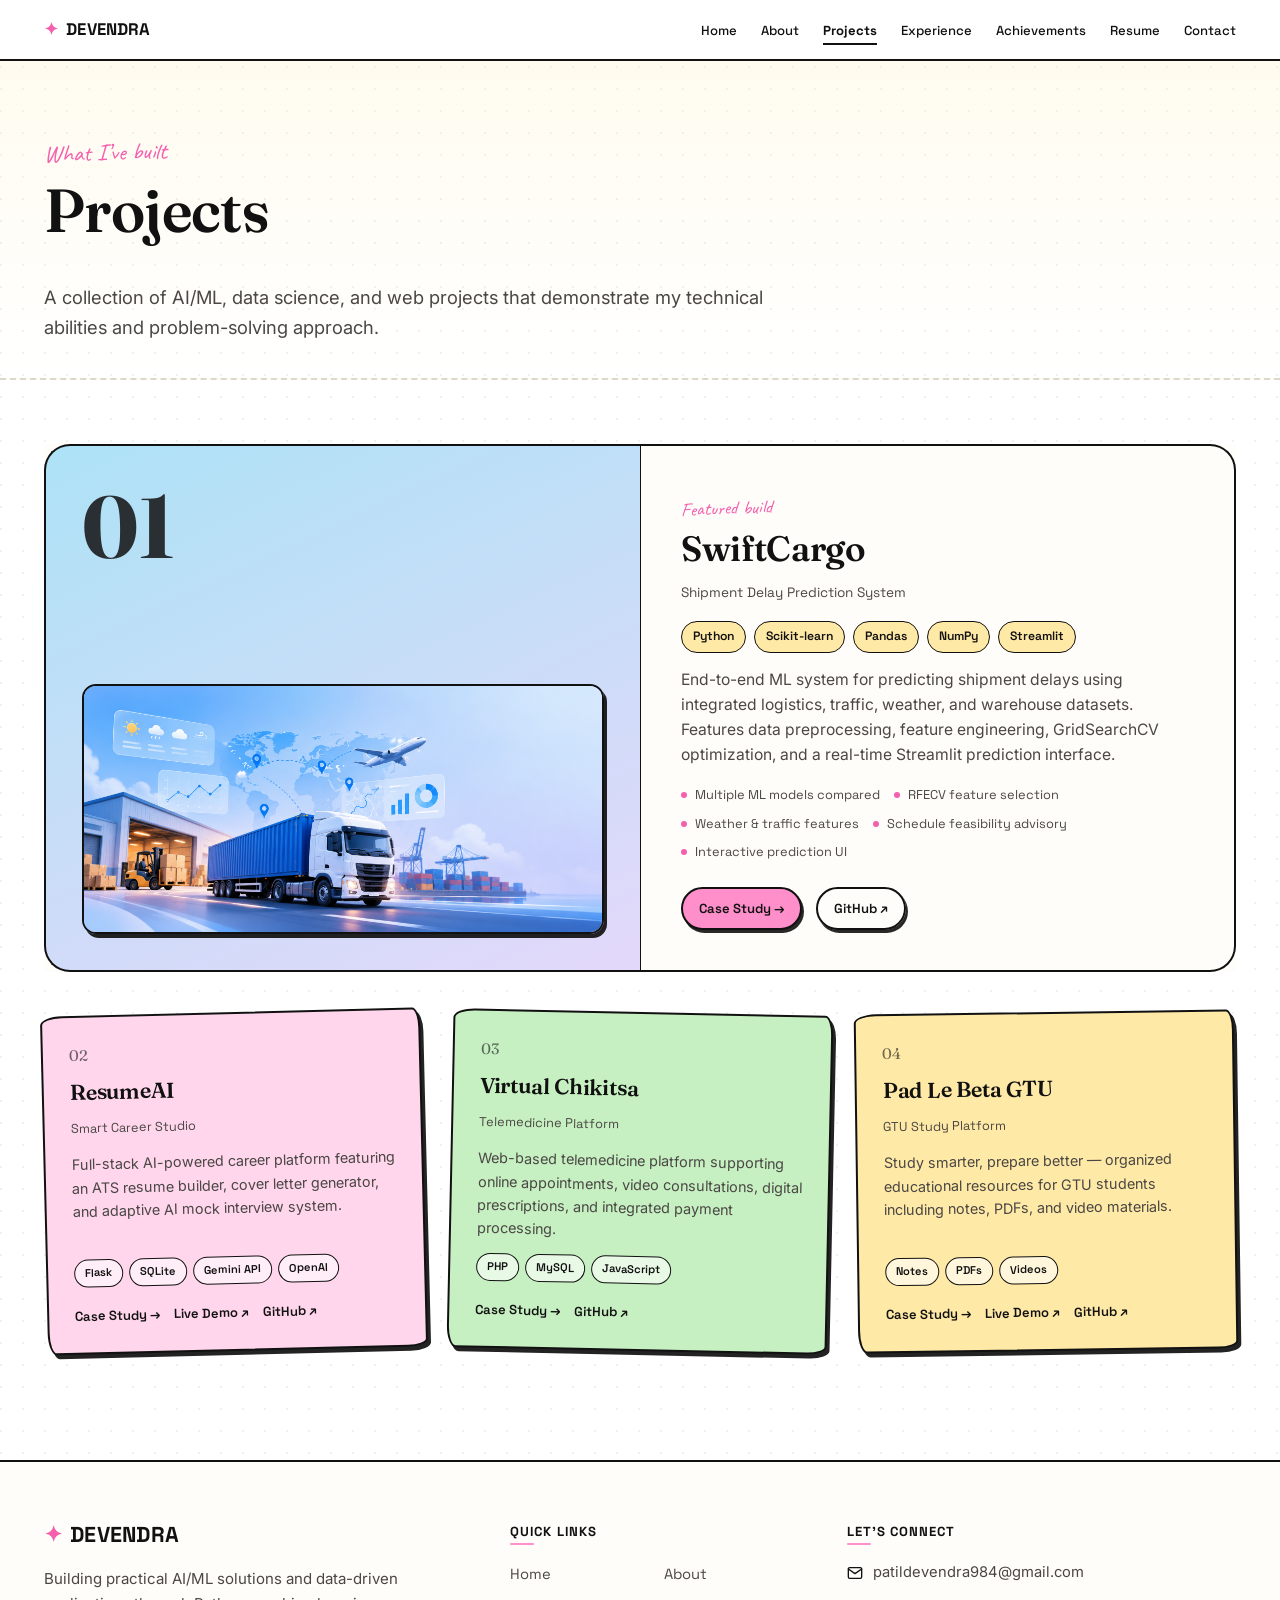
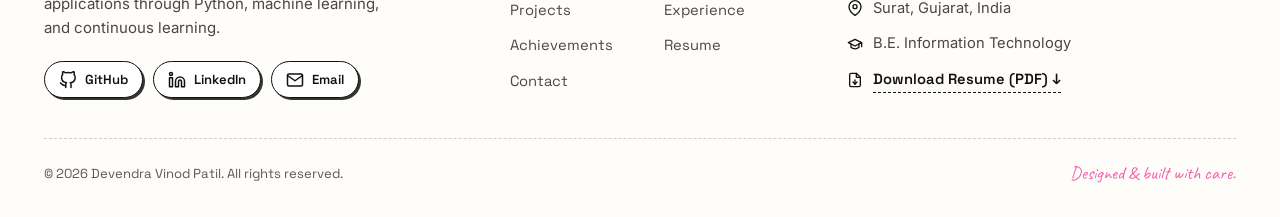
<file: portfolio_Dev/projects.html>
<!DOCTYPE html>
<html lang="en">

<head>
    <meta charset="UTF-8">
    <meta name="viewport" content="width=device-width, initial-scale=1.0">
    <title>Projects — Devendra Vinod Patil | AI/ML Portfolio</title>
    <meta name="description"
        content="Explore projects by Devendra Vinod Patil — SwiftCargo ML prediction, ResumeAI career platform, Virtual Chikitsa telemedicine, and Pad Le Beta GTU educational site.">
    <meta property="og:title" content="Projects — Devendra Vinod Patil | AI/ML Portfolio">
    <meta property="og:description" content="Featured AI & Machine Learning projects: SwiftCargo delay predictor, ResumeAI ATS analysis, Virtual Chikitsa healthcare portal, and Pad Le Beta GTU platform.">
    <meta property="og:type" content="website">
    <meta property="og:image" content="images/swiftcargo-preview.png">
    <meta name="twitter:card" content="summary_large_image">

    <meta name="author" content="Devendra Vinod Patil">

    <!-- Google Fonts -->
    <link rel="preconnect" href="https://fonts.googleapis.com">
    <link rel="preconnect" href="https://fonts.gstatic.com" crossorigin>
    <link
        href="https://fonts.googleapis.com/css2?family=Fraunces:ital,opsz,wght@0,9..144,300;0,9..144,450;0,9..144,600;0,9..144,700;0,9..144,900;1,9..144,500&family=Space+Grotesk:wght@400;500;600;700&family=Caveat:wght@500;600;700&family=Inter:wght@400;500;600&display=swap"
        rel="stylesheet">

    <link rel="stylesheet" href="css/style.css">
    <link rel="icon" type="image/svg+xml" href="favicon.svg">
</head>

<body>

    <!-- HEADER & NAVIGATION -->
    <header>
        <div class="nav-inner">
            <a href="index.html" class="logo"><span class="star">&#10022;</span> DEVENDRA</a>
            <nav class="primary-nav" aria-label="Primary">
                <ul class="nav-links">
                    <li><a href="index.html">Home</a></li>
                    <li><a href="about.html">About</a></li>
                    <li><a href="projects.html" class="nav-active">Projects</a></li>
                    <li><a href="experience.html">Experience</a></li>
                    <li><a href="achievements.html">Achievements</a></li>
                    <li><a href="resume.html">Resume</a></li>
                    <li><a href="contact.html">Contact</a></li>
                </ul>
            </nav>
            <button class="burger" id="burger" aria-label="Open menu" aria-expanded="false">
                <span></span><span></span><span></span>
            </button>
        </div>
    </header>

    <!-- MOBILE OVERLAY MENU -->
    <div class="mobile-menu" id="mobileMenu">
        <button class="mm-close" id="mmClose" aria-label="Close menu">&times;</button>
        <a href="index.html" class="mm-link">Home</a>
        <a href="about.html" class="mm-link">About</a>
        <a href="projects.html" class="mm-link">Projects</a>
        <a href="experience.html" class="mm-link">Experience</a>
        <a href="achievements.html" class="mm-link">Achievements</a>
        <a href="resume.html" class="mm-link">Resume</a>
        <a href="contact.html" class="mm-link">Contact</a>
    </div>

    <main id="top">

        <!-- PAGE HEADER -->
        <section class="page-hero">
            <div class="container">
                <span class="hero-eyebrow">What I&rsquo;ve built</span>
                <h1>Projects</h1>
                <svg class="doodle-underline" viewBox="0 0 150 14" aria-hidden="true">
                    <path d="M3 8 Q 40 -2, 75 8 T 147 8" />
                </svg>
                <p class="page-hero-sub">A collection of AI/ML, data science, and web projects that demonstrate my
                    technical abilities and problem-solving approach.</p>
            </div>
        </section>

        <!-- PROJECTS CONTENT SECTION -->
        <section class="projects-page-content">
            <div class="container">
                <!-- FEATURED PROJECT: SwiftCargo -->
                <div class="projects-featured reveal" data-category="ai-ml ds">
                    <div class="project-feat">
                        <div class="pf-visual">
                            <div class="pf-num">01</div>
                            <img src="images/swiftcargo-preview.png" alt="SwiftCargo Shipment Delay Prediction System"
                                class="pf-img" loading="lazy" />
                        </div>
                        <div class="pf-body">
                            <span class="pf-tag">Featured build</span>
                            <h3>SwiftCargo</h3>
                            <p class="pf-role">Shipment Delay Prediction System</p>
                            <div class="pf-stack">
                                <span>Python</span><span>Scikit-learn</span><span>Pandas</span><span>NumPy</span><span>Streamlit</span>
                            </div>
                            <p class="pf-desc">End-to-end ML system for predicting shipment delays using integrated logistics,
                                traffic, weather, and warehouse datasets. Features data preprocessing, feature engineering,
                                GridSearchCV optimization, and a real-time Streamlit prediction interface.</p>
                            <ul class="pf-highlights">
                                <li>Multiple ML models compared</li>
                                <li>RFECV feature selection</li>
                                <li>Weather &amp; traffic features</li>
                                <li>Schedule feasibility advisory</li>
                                <li>Interactive prediction UI</li>
                            </ul>
                            <div class="pf-links">
                                <a href="project-swiftcargo.html" class="btn btn-sm btn-solid">Case Study &rarr;</a>
                                <a href="https://github.com/Devendra-Vinod-Patil/SwiftCargo_shipment_delay_prediction"
                                    target="_blank" rel="noopener noreferrer" class="btn btn-sm btn-ghost">GitHub &#8599;</a>
                            </div>
                        </div>
                    </div>
                </div>

                <!-- GRID OF OTHER PROJECTS -->
                <div class="projects-rest">
                    <!-- Project 2: ResumeAI -->
                    <div class="card proj-card reveal" data-category="ai-ml nlp web">
                        <div class="proj-num">02</div>
                        <h4>ResumeAI</h4>
                        <p class="proj-tag">Smart Career Studio</p>
                        <p class="proj-desc">Full-stack AI-powered career platform featuring an ATS resume builder,
                            cover letter generator, and adaptive AI mock interview system.</p>
                        <div class="proj-stack"><span>Flask</span><span>SQLite</span><span>Gemini API</span><span>OpenAI</span>
                        </div>
                        <div class="proj-links">
                            <a href="project-resumeai.html">Case Study &rarr;</a>
                            <a href="https://ai-resume-analyzer-and-ai-interview.onrender.com/" target="_blank" rel="noopener">Live Demo &#8599;</a>
                            <a href="https://github.com/Devendra-Vinod-Patil/ai_resume_analyzer_and_ai_interview/tree/main/static"
                                target="_blank" rel="noopener">GitHub &#8599;</a>
                        </div>
                    </div>

                    <!-- Project 3: Virtual Chikitsa -->
                    <div class="card proj-card reveal reveal-delay-1" data-category="web">
                        <div class="proj-num">03</div>
                        <h4>Virtual Chikitsa</h4>
                        <p class="proj-tag">Telemedicine Platform</p>
                        <p class="proj-desc">Web-based telemedicine platform supporting online appointments, video
                            consultations, digital prescriptions, and integrated payment processing.</p>
                        <div class="proj-stack"><span>PHP</span><span>MySQL</span><span>JavaScript</span></div>
                        <div class="proj-links">
                            <a href="project-virtualchikitsa.html">Case Study &rarr;</a>
                            <a href="https://github.com/Devendra-Vinod-Patil/telemedicine_and_remote_care" target="_blank"
                                rel="noopener">GitHub &#8599;</a>
                        </div>
                    </div>

                    <!-- Project 4: Pad Le Beta GTU -->
                    <div class="card proj-card reveal reveal-delay-2" data-category="web">
                        <div class="proj-num">04</div>
                        <h4>Pad Le Beta GTU</h4>
                        <p class="proj-tag">GTU Study Platform</p>
                        <p class="proj-desc">Study smarter, prepare better &mdash; organized educational resources for
                            GTU students including notes, PDFs, and video materials.</p>
                        <div class="proj-stack"><span>Notes</span><span>PDFs</span><span>Videos</span></div>
                        <div class="proj-links">
                            <a href="project-padlebeta.html">Case Study &rarr;</a>
                            <a href="https://padlebetagtu.xo.je/" target="_blank" rel="noopener">Live Demo &#8599;</a>
                            <a href="https://github.com/Devendra-Vinod-Patil" target="_blank" rel="noopener">GitHub &#8599;</a>
                        </div>
                    </div>
                </div>
            </div>
        </section>

    </main>

    <!-- FOOTER -->
    <footer class="site-footer">
        <div class="container">
            <div class="footer-grid">
                <!-- Column 1: Brand & Introduction -->
                <div class="footer-col footer-brand-col">
                    <a href="index.html" class="logo footer-logo" aria-label="Devendra Patil Homepage">
                        <span class="star">&#10022;</span> DEVENDRA
                    </a>
                    <p class="footer-tagline">
                        Building practical AI/ML solutions and data-driven applications through Python, machine
                        learning, and continuous learning.
                    </p>
                    <div class="footer-social-pills" aria-label="Social profiles">
                        <a href="https://github.com/Devendra-Vinod-Patil" target="_blank" rel="noopener noreferrer"
                            class="footer-social-btn" aria-label="GitHub Profile">
                            <svg width="18" height="18" viewBox="0 0 24 24" fill="none" stroke="currentColor"
                                stroke-width="2" stroke-linecap="round" stroke-linejoin="round" aria-hidden="true">
                                <path
                                    d="M9 19c-5 1.5-5-2.5-7-3m14 6v-3.87a3.37 3.37 0 0 0-.94-2.61c3.14-.35 6.44-1.54 6.44-7A5.44 5.44 0 0 0 20 4.77 5.07 5.07 0 0 0 19.91 1S18.73.65 16 2.48a13.38 13.38 0 0 0-7 0C6.27.65 5.09 1 5.09 1A5.07 5.07 0 0 0 5 4.77a5.44 5.44 0 0 0-1.5 3.78c0 5.42 3.3 6.61 6.44 7A3.37 3.37 0 0 0 9 18.13V22">
                                </path>
                            </svg>
                            <span>GitHub</span>
                        </a>
                        <a href="https://linkedin.com/in/devendra984" target="_blank" rel="noopener noreferrer"
                            class="footer-social-btn" aria-label="LinkedIn Profile">
                            <svg width="18" height="18" viewBox="0 0 24 24" fill="none" stroke="currentColor"
                                stroke-width="2" stroke-linecap="round" stroke-linejoin="round" aria-hidden="true">
                                <path
                                    d="M16 8a6 6 0 0 1 6 6v7h-4v-7a2 2 0 0 0-2-2 2 2 0 0 0-2 2v7h-4v-7a6 6 0 0 1 6-6z">
                                </path>
                                <rect x="2" y="9" width="4" height="12"></rect>
                                <circle cx="4" cy="4" r="2"></circle>
                            </svg>
                            <span>LinkedIn</span>
                        </a>
                        <a href="mailto:patildevendra984@gmail.com" class="footer-social-btn" aria-label="Send Email">
                            <svg width="18" height="18" viewBox="0 0 24 24" fill="none" stroke="currentColor"
                                stroke-width="2" stroke-linecap="round" stroke-linejoin="round" aria-hidden="true">
                                <path d="M4 4h16c1.1 0 2 .9 2 2v12c0 1.1-.9 2-2 2H4c-1.1 0-2-.9-2-2V6c0-1.1.9-2 2-2z">
                                </path>
                                <polyline points="22,6 12,13 2,6"></polyline>
                            </svg>
                            <span>Email</span>
                        </a>
                    </div>
                </div>

                <!-- Column 2: Quick Navigation -->
                <div class="footer-col footer-nav-col">
                    <h3 class="footer-heading">Quick Links</h3>
                    <ul class="footer-links-grid">
                        <li><a href="index.html">Home</a></li>
                        <li><a href="about.html">About</a></li>
                        <li><a href="projects.html">Projects</a></li>
                        <li><a href="experience.html">Experience</a></li>
                        <li><a href="achievements.html">Achievements</a></li>
                        <li><a href="resume.html">Resume</a></li>
                        <li><a href="contact.html">Contact</a></li>
                    </ul>
                </div>

                <!-- Column 3: Contact & Professional Details -->
                <div class="footer-col footer-contact-col">
                    <h3 class="footer-heading">Let&rsquo;s Connect</h3>
                    <ul class="footer-contact-list">
                        <li>
                            <svg class="footer-item-icon" width="16" height="16" viewBox="0 0 24 24" fill="none"
                                stroke="currentColor" stroke-width="2" stroke-linecap="round" stroke-linejoin="round"
                                aria-hidden="true">
                                <path d="M4 4h16c1.1 0 2 .9 2 2v12c0 1.1-.9 2-2 2H4c-1.1 0-2-.9-2-2V6c0-1.1.9-2 2-2z">
                                </path>
                                <polyline points="22,6 12,13 2,6"></polyline>
                            </svg>
                            <a href="mailto:patildevendra984@gmail.com"
                                class="footer-contact-link">patildevendra984@gmail.com</a>
                        </li>
                        <li>
                            <svg class="footer-item-icon" width="16" height="16" viewBox="0 0 24 24" fill="none"
                                stroke="currentColor" stroke-width="2" stroke-linecap="round" stroke-linejoin="round"
                                aria-hidden="true">
                                <path d="M21 10c0 7-9 13-9 13s-9-6-9-13a9 9 0 0 1 18 0z"></path>
                                <circle cx="12" cy="10" r="3"></circle>
                            </svg>
                            <span>Surat, Gujarat, India</span>
                        </li>
                        <li>
                            <svg class="footer-item-icon" width="16" height="16" viewBox="0 0 24 24" fill="none"
                                stroke="currentColor" stroke-width="2" stroke-linecap="round" stroke-linejoin="round"
                                aria-hidden="true">
                                <path d="M22 10v6M2 10l10-5 10 5-10 5z"></path>
                                <path d="M6 12v5c3 3 9 3 12 0v-5"></path>
                            </svg>
                            <span>B.E. Information Technology</span>
                        </li>
                        <li class="footer-resume-item">
                            <svg class="footer-item-icon" width="16" height="16" viewBox="0 0 24 24" fill="none"
                                stroke="currentColor" stroke-width="2" stroke-linecap="round" stroke-linejoin="round"
                                aria-hidden="true">
                                <path d="M14 2H6a2 2 0 0 0-2 2v16a2 2 0 0 0 2 2h12a2 2 0 0 0 2-2V8z"></path>
                                <polyline points="14 2 14 8 20 8"></polyline>
                                <line x1="12" y1="18" x2="12" y2="12"></line>
                                <line x1="9" y1="15" x2="12" y2="18"></line>
                                <line x1="15" y1="15" x2="12" y2="18"></line>
                            </svg>
                            <a href="Devendra_Vinod_Patil_Resume.pdf" download="Devendra_Vinod_Patil_Resume.pdf"
                                class="footer-contact-link footer-resume-link">
                                Download Resume (PDF) &darr;
                            </a>
                        </li>
                    </ul>
                </div>
            </div>

            <!-- Bottom Copyright Bar -->
            <div class="footer-bottom-bar">
                <span class="footer-copy">&copy; 2026 Devendra Vinod Patil. All rights reserved.</span>
                <span class="footer-craft">Designed &amp; built with care.</span>
            </div>
        </div>
    </footer>

    <script src="js/main.js"></script>
</body>

</html>
</file>
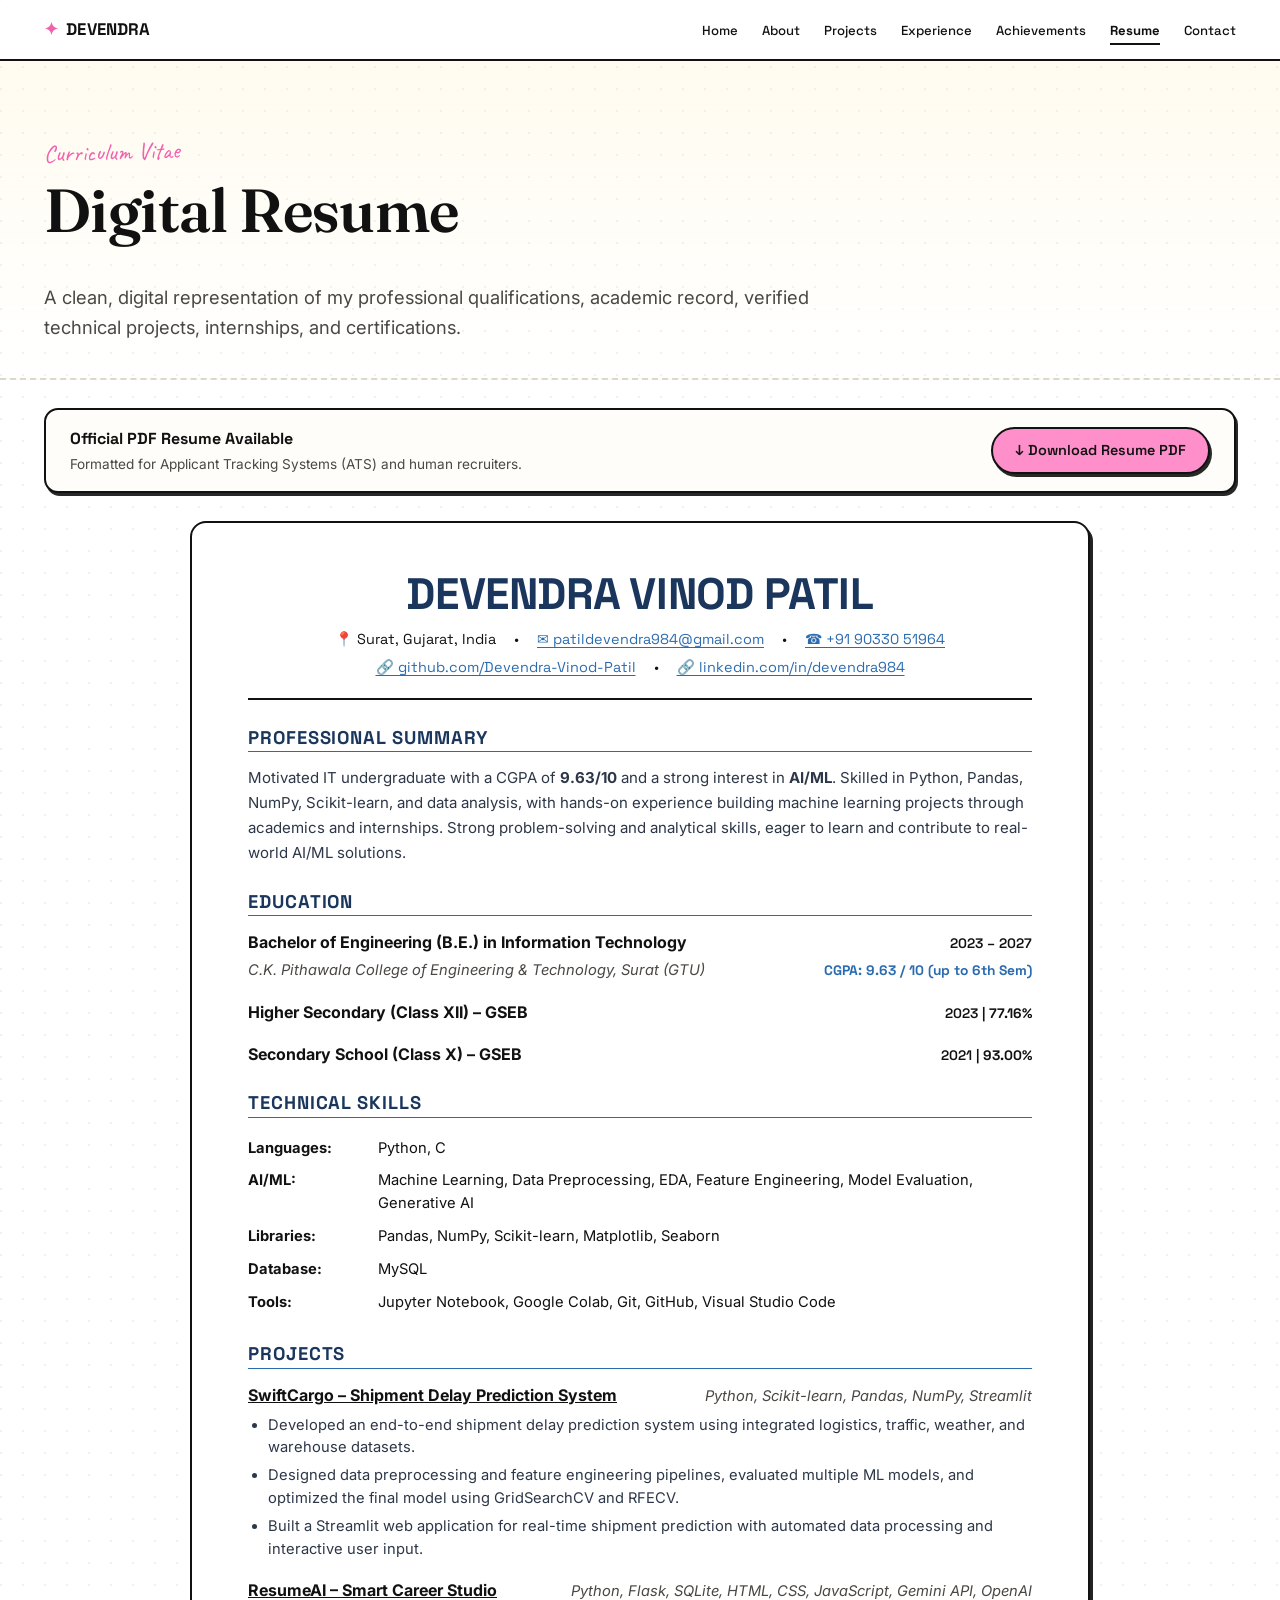
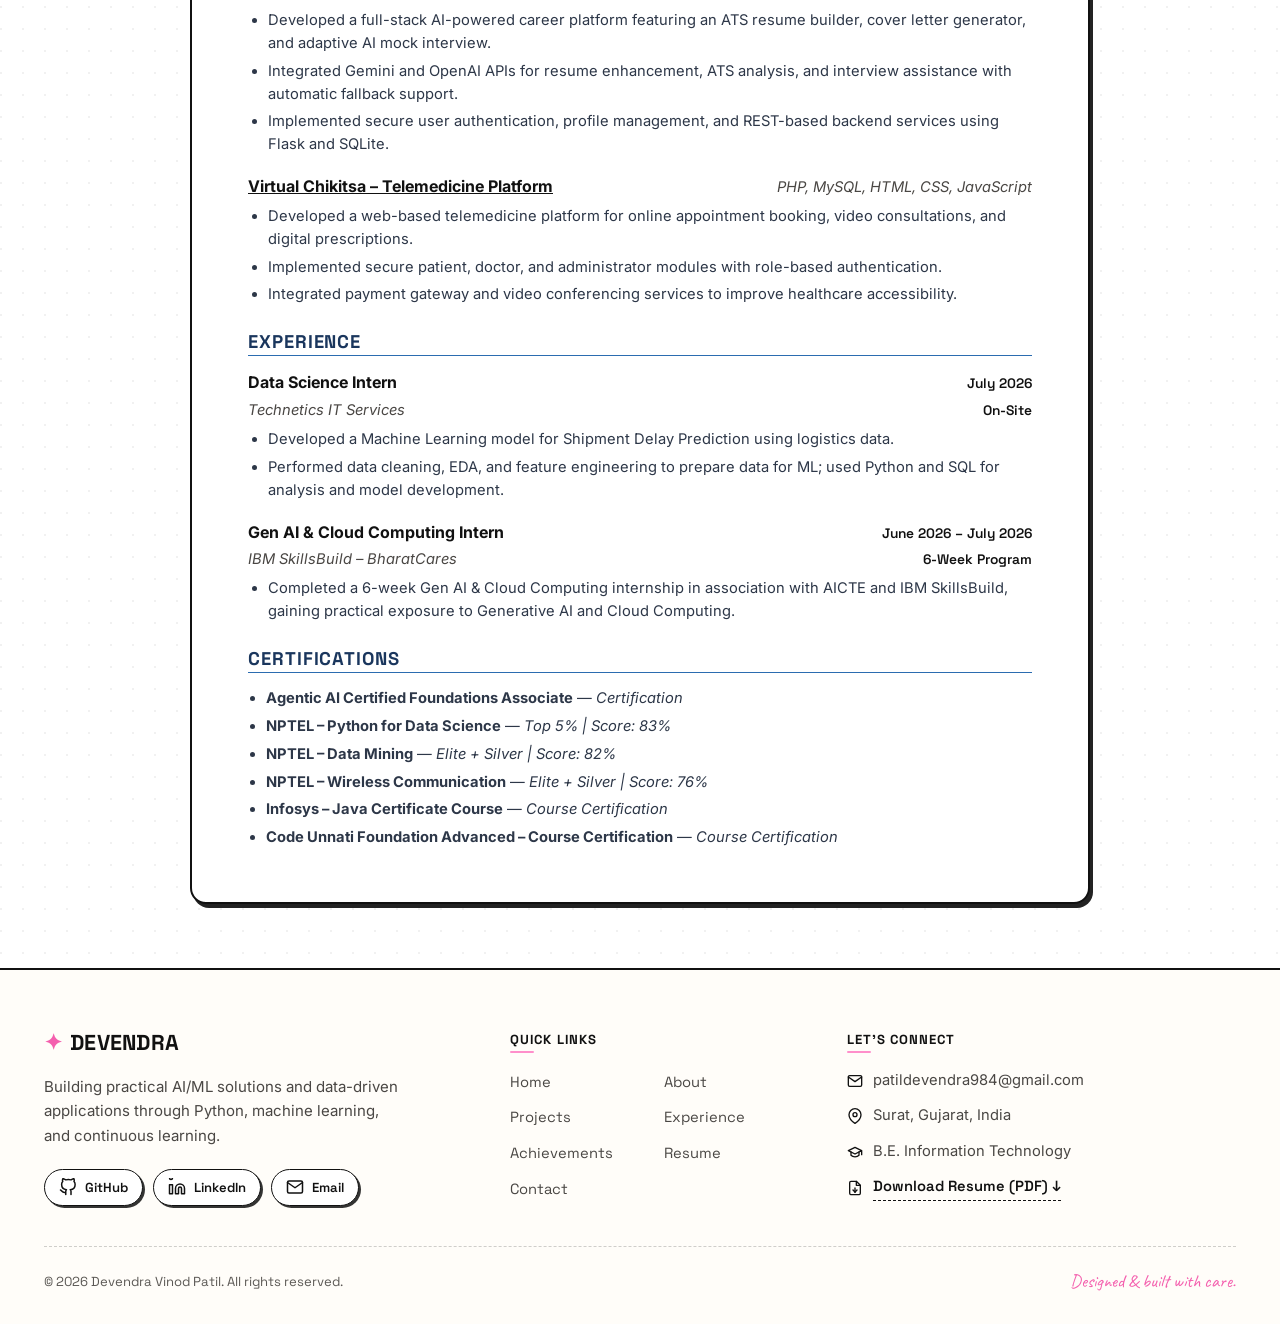
<file: portfolio_Dev/resume.html>
<!DOCTYPE html>
<html lang="en">

<head>
    <meta charset="UTF-8">
    <meta name="viewport" content="width=device-width, initial-scale=1.0">
    <title>Resume — Devendra Vinod Patil | AI/ML &amp; Data Science</title>
    <meta name="description"
        content="Digital resume and CV of Devendra Vinod Patil — Aspiring AI/ML Engineer and Data Science intern with CGPA 9.63/10 at Gujarat Technological University. View online and download PDF.">
    <meta property="og:title" content="Digital Resume — Devendra Vinod Patil | AI/ML & Data Science">
    <meta property="og:description" content="Interactive online curriculum vitae of Devendra Vinod Patil featuring education, projects, skills, and PDF download.">
    <meta property="og:type" content="website">
    <meta property="og:image" content="images/myimage.png">
    <meta name="twitter:card" content="summary_large_image">

    <meta name="author" content="Devendra Vinod Patil">

    <!-- Google Fonts -->
    <link rel="preconnect" href="https://fonts.googleapis.com">
    <link rel="preconnect" href="https://fonts.gstatic.com" crossorigin>
    <link
        href="https://fonts.googleapis.com/css2?family=Fraunces:ital,opsz,wght@0,9..144,300;0,9..144,450;0,9..144,600;0,9..144,700;0,9..144,900;1,9..144,500&family=Space+Grotesk:wght@400;500;600;700;800&family=Caveat:wght@500;600;700&family=Inter:wght@400;500;600;700&display=swap"
        rel="stylesheet">

    <link rel="stylesheet" href="css/style.css">
    <link rel="icon" type="image/svg+xml" href="favicon.svg">
</head>

<body>

    <!-- HEADER & NAVIGATION -->
    <header>
        <div class="nav-inner">
            <a href="index.html" class="logo"><span class="star">&#10022;</span> DEVENDRA</a>
            <nav class="primary-nav" aria-label="Primary">
                <ul class="nav-links">
                    <li><a href="index.html">Home</a></li>
                    <li><a href="about.html">About</a></li>
                    <li><a href="projects.html">Projects</a></li>
                    <li><a href="experience.html">Experience</a></li>
                    <li><a href="achievements.html">Achievements</a></li>
                    <li><a href="resume.html" class="nav-active">Resume</a></li>
                    <li><a href="contact.html">Contact</a></li>
                </ul>
            </nav>
            <button class="burger" id="burger" aria-label="Open menu" aria-expanded="false">
                <span></span><span></span><span></span>
            </button>
        </div>
    </header>

    <!-- MOBILE OVERLAY MENU -->
    <div class="mobile-menu" id="mobileMenu">
        <button class="mm-close" id="mmClose" aria-label="Close menu">&times;</button>
        <a href="index.html" class="mm-link">Home</a>
        <a href="about.html" class="mm-link">About</a>
        <a href="projects.html" class="mm-link">Projects</a>
        <a href="experience.html" class="mm-link">Experience</a>
        <a href="achievements.html" class="mm-link">Achievements</a>
        <a href="resume.html" class="mm-link">Resume</a>
        <a href="contact.html" class="mm-link">Contact</a>
    </div>

    <main id="top">

        <!-- PAGE HERO -->
        <section class="page-hero">
            <div class="container">
                <span class="hero-eyebrow">Curriculum Vitae</span>
                <h1>Digital Resume</h1>
                <svg class="doodle-underline" viewBox="0 0 150 14" aria-hidden="true">
                    <path d="M3 8 Q 40 -2, 75 8 T 147 8" />
                </svg>
                <p class="page-hero-sub">
                    A clean, digital representation of my professional qualifications, academic record, verified technical projects, internships, and certifications.
                </p>
            </div>
        </section>

        <div class="container">

            <!-- ACTION BAR: DOWNLOAD PDF & PRINT -->
            <div class="resume-action-bar reveal">
                <div>
                    <strong style="font-family:var(--ff-ui); font-size:1rem;">Official PDF Resume Available</strong>
                    <p style="font-size:0.85rem; color:var(--ink-soft); margin-top:2px;">Formatted for Applicant Tracking Systems (ATS) and human recruiters.</p>
                </div>
                <div style="display:flex; gap:12px; flex-wrap:wrap;">
                    <a href="Devendra_Vinod_Patil_Resume.pdf" download="Devendra_Vinod_Patil_Resume.pdf" class="btn btn-solid" style="padding:10px 22px; font-size:0.9rem;">
                        &#8595; Download Resume PDF
                    </a>
                </div>
            </div>

            <!-- DIGITAL RESUME SHEET -->
            <article class="resume-paper reveal">

                <!-- HEADER -->
                <header class="resume-header" style="background:transparent; border-bottom:2px solid var(--ink); position:static; padding:0 0 20px; box-shadow:none;">
                    <h2 class="resume-name">Devendra Vinod Patil</h2>
                    <div class="resume-contact-line">
                        <span>&#128205; Surat, Gujarat, India</span>
                        <span>&bull;</span>
                        <a href="mailto:patildevendra984@gmail.com">&#9993; patildevendra984@gmail.com</a>
                        <span>&bull;</span>
                        <a href="tel:+919033051964">&#9742; +91 90330 51964</a>
                    </div>
                    <div class="resume-contact-line" style="margin-top:6px;">
                        <a href="https://github.com/Devendra-Vinod-Patil" target="_blank" rel="noopener">&#128279; github.com/Devendra-Vinod-Patil</a>
                        <span>&bull;</span>
                        <a href="https://linkedin.com/in/devendra984" target="_blank" rel="noopener">&#128279; linkedin.com/in/devendra984</a>
                    </div>
                </header>

                <!-- PROFESSIONAL SUMMARY -->
                <section class="resume-section" style="padding:0;">
                    <h3 class="resume-section-title">Professional Summary</h3>
                    <p style="font-size:0.94rem; line-height:1.65; color:#2D3748;">
                        Motivated IT undergraduate with a CGPA of <strong>9.63/10</strong> and a strong interest in <strong>AI/ML</strong>. Skilled in Python, Pandas, NumPy, Scikit-learn, and data analysis, with hands-on experience building machine learning projects through academics and internships. Strong problem-solving and analytical skills, eager to learn and contribute to real-world AI/ML solutions.
                    </p>
                </section>

                <!-- EDUCATION -->
                <section class="resume-section" style="padding:0;">
                    <h3 class="resume-section-title">Education</h3>

                    <div class="resume-item">
                        <div class="resume-item-header">
                            <span class="resume-item-title">Bachelor of Engineering (B.E.) in Information Technology</span>
                            <span class="resume-item-meta">2023 &ndash; 2027</span>
                        </div>
                        <div class="resume-item-header">
                            <span class="resume-item-subtitle">C.K. Pithawala College of Engineering &amp; Technology, Surat (GTU)</span>
                            <span class="resume-item-meta" style="color:#2B6CB0; font-weight:700;">CGPA: 9.63 / 10 (up to 6th Sem)</span>
                        </div>
                    </div>

                    <div class="resume-item">
                        <div class="resume-item-header">
                            <span class="resume-item-title">Higher Secondary (Class XII) &ndash; GSEB</span>
                            <span class="resume-item-meta">2023 | <strong>77.16%</strong></span>
                        </div>
                    </div>

                    <div class="resume-item">
                        <div class="resume-item-header">
                            <span class="resume-item-title">Secondary School (Class X) &ndash; GSEB</span>
                            <span class="resume-item-meta">2021 | <strong>93.00%</strong></span>
                        </div>
                    </div>
                </section>

                <!-- TECHNICAL SKILLS -->
                <section class="resume-section" style="padding:0;">
                    <h3 class="resume-section-title">Technical Skills</h3>
                    <table class="resume-skills-table">
                        <tr>
                            <td>Languages:</td>
                            <td>Python, C</td>
                        </tr>
                        <tr>
                            <td>AI/ML:</td>
                            <td>Machine Learning, Data Preprocessing, EDA, Feature Engineering, Model Evaluation, Generative AI</td>
                        </tr>
                        <tr>
                            <td>Libraries:</td>
                            <td>Pandas, NumPy, Scikit-learn, Matplotlib, Seaborn</td>
                        </tr>
                        <tr>
                            <td>Database:</td>
                            <td>MySQL</td>
                        </tr>
                        <tr>
                            <td>Tools:</td>
                            <td>Jupyter Notebook, Google Colab, Git, GitHub, Visual Studio Code</td>
                        </tr>
                    </table>
                </section>

                <!-- PROJECTS -->
                <section class="resume-section" style="padding:0;">
                    <h3 class="resume-section-title">Projects</h3>

                    <!-- Project 1 -->
                    <div class="resume-item">
                        <div class="resume-item-header">
                            <span class="resume-item-title">
                                <a href="project-swiftcargo.html" style="color:inherit; text-decoration:underline;">SwiftCargo &ndash; Shipment Delay Prediction System</a>
                            </span>
                            <span class="resume-item-subtitle">Python, Scikit-learn, Pandas, NumPy, Streamlit</span>
                        </div>
                        <ul class="resume-bullets">
                            <li>Developed an end-to-end shipment delay prediction system using integrated logistics, traffic, weather, and warehouse datasets.</li>
                            <li>Designed data preprocessing and feature engineering pipelines, evaluated multiple ML models, and optimized the final model using GridSearchCV and RFECV.</li>
                            <li>Built a Streamlit web application for real-time shipment prediction with automated data processing and interactive user input.</li>
                        </ul>
                    </div>

                    <!-- Project 2 -->
                    <div class="resume-item">
                        <div class="resume-item-header">
                            <span class="resume-item-title">
                                <a href="project-resumeai.html" style="color:inherit; text-decoration:underline;">ResumeAI &ndash; Smart Career Studio</a>
                            </span>
                            <span class="resume-item-subtitle">Python, Flask, SQLite, HTML, CSS, JavaScript, Gemini API, OpenAI</span>
                        </div>
                        <ul class="resume-bullets">
                            <li>Developed a full-stack AI-powered career platform featuring an ATS resume builder, cover letter generator, and adaptive AI mock interview.</li>
                            <li>Integrated Gemini and OpenAI APIs for resume enhancement, ATS analysis, and interview assistance with automatic fallback support.</li>
                            <li>Implemented secure user authentication, profile management, and REST-based backend services using Flask and SQLite.</li>
                        </ul>
                    </div>

                    <!-- Project 3 -->
                    <div class="resume-item">
                        <div class="resume-item-header">
                            <span class="resume-item-title">
                                <a href="project-virtualchikitsa.html" style="color:inherit; text-decoration:underline;">Virtual Chikitsa &ndash; Telemedicine Platform</a>
                            </span>
                            <span class="resume-item-subtitle">PHP, MySQL, HTML, CSS, JavaScript</span>
                        </div>
                        <ul class="resume-bullets">
                            <li>Developed a web-based telemedicine platform for online appointment booking, video consultations, and digital prescriptions.</li>
                            <li>Implemented secure patient, doctor, and administrator modules with role-based authentication.</li>
                            <li>Integrated payment gateway and video conferencing services to improve healthcare accessibility.</li>
                        </ul>
                    </div>
                </section>

                <!-- EXPERIENCE -->
                <section class="resume-section" style="padding:0;">
                    <h3 class="resume-section-title">Experience</h3>

                    <!-- Experience 1 -->
                    <div class="resume-item">
                        <div class="resume-item-header">
                            <span class="resume-item-title">Data Science Intern</span>
                            <span class="resume-item-meta">July 2026</span>
                        </div>
                        <div class="resume-item-header">
                            <span class="resume-item-subtitle">Technetics IT Services</span>
                            <span class="resume-item-meta">On-Site</span>
                        </div>
                        <ul class="resume-bullets">
                            <li>Developed a Machine Learning model for Shipment Delay Prediction using logistics data.</li>
                            <li>Performed data cleaning, EDA, and feature engineering to prepare data for ML; used Python and SQL for analysis and model development.</li>
                        </ul>
                    </div>

                    <!-- Experience 2 -->
                    <div class="resume-item">
                        <div class="resume-item-header">
                            <span class="resume-item-title">Gen AI &amp; Cloud Computing Intern</span>
                            <span class="resume-item-meta">June 2026 &ndash; July 2026</span>
                        </div>
                        <div class="resume-item-header">
                            <span class="resume-item-subtitle">IBM SkillsBuild &ndash; BharatCares</span>
                            <span class="resume-item-meta">6-Week Program</span>
                        </div>
                        <ul class="resume-bullets">
                            <li>Completed a 6-week Gen AI &amp; Cloud Computing internship in association with AICTE and IBM SkillsBuild, gaining practical exposure to Generative AI and Cloud Computing.</li>
                        </ul>
                    </div>
                </section>

                <!-- CERTIFICATIONS -->
                <section class="resume-section" style="padding:0; margin-bottom:0;">
                    <h3 class="resume-section-title">Certifications</h3>
                    <ul class="resume-bullets" style="margin-left:18px;">
                        <li><strong>Agentic AI Certified Foundations Associate</strong> &mdash; <em>Certification</em></li>
                        <li><strong>NPTEL &ndash; Python for Data Science</strong> &mdash; <em>Top 5% | Score: 83%</em></li>
                        <li><strong>NPTEL &ndash; Data Mining</strong> &mdash; <em>Elite + Silver | Score: 82%</em></li>
                        <li><strong>NPTEL &ndash; Wireless Communication</strong> &mdash; <em>Elite + Silver | Score: 76%</em></li>
                        <li><strong>Infosys &ndash; Java Certificate Course</strong> &mdash; <em>Course Certification</em></li>
                        <li><strong>Code Unnati Foundation Advanced &ndash; Course Certification</strong> &mdash; <em>Course Certification</em></li>
                    </ul>
                </section>

            </article>

        </div>

    </main>

    <!-- FOOTER -->
    <footer class="site-footer">
        <div class="container">
            <div class="footer-grid">
                <!-- Column 1: Brand & Introduction -->
                <div class="footer-col footer-brand-col">
                    <a href="index.html" class="logo footer-logo" aria-label="Devendra Patil Homepage">
                        <span class="star">&#10022;</span> DEVENDRA
                    </a>
                    <p class="footer-tagline">
                        Building practical AI/ML solutions and data-driven applications through Python, machine learning, and continuous learning.
                    </p>
                    <div class="footer-social-pills" aria-label="Social profiles">
                        <a href="https://github.com/Devendra-Vinod-Patil" target="_blank" rel="noopener noreferrer" class="footer-social-btn" aria-label="GitHub Profile">
                            <svg width="18" height="18" viewBox="0 0 24 24" fill="none" stroke="currentColor" stroke-width="2" stroke-linecap="round" stroke-linejoin="round" aria-hidden="true"><path d="M9 19c-5 1.5-5-2.5-7-3m14 6v-3.87a3.37 3.37 0 0 0-.94-2.61c3.14-.35 6.44-1.54 6.44-7A5.44 5.44 0 0 0 20 4.77 5.07 5.07 0 0 0 19.91 1S18.73.65 16 2.48a13.38 13.38 0 0 0-7 0C6.27.65 5.09 1 5.09 1A5.07 5.07 0 0 0 5 4.77a5.44 5.44 0 0 0-1.5 3.78c0 5.42 3.3 6.61 6.44 7A3.37 3.37 0 0 0 9 18.13V22"></path></svg>
                            <span>GitHub</span>
                        </a>
                        <a href="https://linkedin.com/in/devendra984" target="_blank" rel="noopener noreferrer" class="footer-social-btn" aria-label="LinkedIn Profile">
                            <svg width="18" height="18" viewBox="0 0 24 24" fill="none" stroke="currentColor" stroke-width="2" stroke-linecap="round" stroke-linejoin="round" aria-hidden="true"><path d="M16 8a6 6 0 0 1 6 6v7h-4v-7a2 2 0 0 0-2-2 2 2 0 0 0-2 2v7h-4v-7a6 6 0 0 1 6-6z"></path><rect x="2" y="9" width="4" height="12"></rect><circle cx="4" r="2"></circle></svg>
                            <span>LinkedIn</span>
                        </a>
                        <a href="mailto:patildevendra984@gmail.com" class="footer-social-btn" aria-label="Send Email">
                            <svg width="18" height="18" viewBox="0 0 24 24" fill="none" stroke="currentColor" stroke-width="2" stroke-linecap="round" stroke-linejoin="round" aria-hidden="true"><path d="M4 4h16c1.1 0 2 .9 2 2v12c0 1.1-.9 2-2 2H4c-1.1 0-2-.9-2-2V6c0-1.1.9-2 2-2z"></path><polyline points="22,6 12,13 2,6"></polyline></svg>
                            <span>Email</span>
                        </a>
                    </div>
                </div>

                <!-- Column 2: Quick Navigation -->
                <div class="footer-col footer-nav-col">
                    <h3 class="footer-heading">Quick Links</h3>
                    <ul class="footer-links-grid">
                        <li><a href="index.html">Home</a></li>
                        <li><a href="about.html">About</a></li>
                        <li><a href="projects.html">Projects</a></li>
                        <li><a href="experience.html">Experience</a></li>
                        <li><a href="achievements.html">Achievements</a></li>
                        <li><a href="resume.html">Resume</a></li>
                        <li><a href="contact.html">Contact</a></li>
                    </ul>
                </div>

                <!-- Column 3: Contact & Professional Details -->
                <div class="footer-col footer-contact-col">
                    <h3 class="footer-heading">Let&rsquo;s Connect</h3>
                    <ul class="footer-contact-list">
                        <li>
                            <svg class="footer-item-icon" width="16" height="16" viewBox="0 0 24 24" fill="none" stroke="currentColor" stroke-width="2" stroke-linecap="round" stroke-linejoin="round" aria-hidden="true"><path d="M4 4h16c1.1 0 2 .9 2 2v12c0 1.1-.9 2-2 2H4c-1.1 0-2-.9-2-2V6c0-1.1.9-2 2-2z"></path><polyline points="22,6 12,13 2,6"></polyline></svg>
                            <a href="mailto:patildevendra984@gmail.com" class="footer-contact-link">patildevendra984@gmail.com</a>
                        </li>
                        <li>
                            <svg class="footer-item-icon" width="16" height="16" viewBox="0 0 24 24" fill="none" stroke="currentColor" stroke-width="2" stroke-linecap="round" stroke-linejoin="round" aria-hidden="true"><path d="M21 10c0 7-9 13-9 13s-9-6-9-13a9 9 0 0 1 18 0z"></path><circle cx="12" cy="10" r="3"></circle></svg>
                            <span>Surat, Gujarat, India</span>
                        </li>
                        <li>
                            <svg class="footer-item-icon" width="16" height="16" viewBox="0 0 24 24" fill="none" stroke="currentColor" stroke-width="2" stroke-linecap="round" stroke-linejoin="round" aria-hidden="true"><path d="M22 10v6M2 10l10-5 10 5-10 5z"></path><path d="M6 12v5c3 3 9 3 12 0v-5"></path></svg>
                            <span>B.E. Information Technology</span>
                        </li>
                        <li class="footer-resume-item">
                            <svg class="footer-item-icon" width="16" height="16" viewBox="0 0 24 24" fill="none" stroke="currentColor" stroke-width="2" stroke-linecap="round" stroke-linejoin="round" aria-hidden="true"><path d="M14 2H6a2 2 0 0 0-2 2v16a2 2 0 0 0 2 2h12a2 2 0 0 0 2-2V8z"></path><polyline points="14 2 14 8 20 8"></polyline><line x1="12" y1="18" x2="12" y2="12"></line><line x1="9" y1="15" x2="12" y2="18"></line><line x1="15" y1="15" x2="12" y2="18"></line></svg>
                            <a href="Devendra_Vinod_Patil_Resume.pdf" download="Devendra_Vinod_Patil_Resume.pdf" class="footer-contact-link footer-resume-link">
                                Download Resume (PDF) &darr;
                            </a>
                        </li>
                    </ul>
                </div>
            </div>

            <!-- Bottom Copyright Bar -->
            <div class="footer-bottom-bar">
                <span class="footer-copy">&copy; 2026 Devendra Vinod Patil. All rights reserved.</span>
                <span class="footer-craft">Designed &amp; built with care.</span>
            </div>
        </div>
    </footer>

    <script src="js/main.js"></script>
</body>

</html>
</file>
<file: portfolio_Dev/css/style.css>
/* ============================================================
   DEVENDRA VINOD PATIL — PORTFOLIO STYLESHEET
   ============================================================
   TABLE OF CONTENTS:
   0. RESET & ACCESSIBILITY
   1. DESIGN TOKENS (COLORS, FONTS, SHADOWS)
   2. BASE & GLOBAL TYPOGRAPHY
   3. BUTTONS & UI COMPONENTS
   4. HEADER & NAVIGATION
   5. MOBILE MENU
   6. HERO SECTION
   7. ABOUT SECTION
   8. SKILLS SECTION
   9. PROJECTS SECTION
   10. EXPERIENCE / TIMELINE SECTION
   11. CERTIFICATIONS SECTION
   12. ACHIEVEMENTS SECTION
   13. CONTACT SECTION & FORM
   14. FOOTER SECTION
   15. RESPONSIVE MEDIA QUERIES
============================================================ */

/* ============================================================
   0. RESET & ACCESSIBILITY
============================================================ */
*,
*::before,
*::after {
    box-sizing: border-box;
    margin: 0;
    padding: 0;
}

html {
    scroll-behavior: smooth;
}

/* Accessibility: Respect user motion preferences */
@media (prefers-reduced-motion: reduce) {
    html {
        scroll-behavior: auto;
    }

    *,
    *::before,
    *::after {
        animation-duration: 0.001ms !important;
        animation-iteration-count: 1 !important;
        transition-duration: 0.001ms !important;
        scroll-behavior: auto !important;
    }
}

img,
svg {
    display: block;
    max-width: 100%;
}

a {
    color: inherit;
    text-decoration: none;
}

button {
    font: inherit;
    cursor: pointer;
    background: none;
    border: none;
    color: inherit;
}

ul {
    list-style: none;
}

input,
textarea {
    font: inherit;
    color: inherit;
}

/* ============================================================
   1. DESIGN TOKENS (MODIFY COLORS & FONTS HERE)
============================================================ */
:root {
    /* Color Palette */
    --bg: #FFFFFF;
    --paper: #FFFDF9;
    --ink: #111111;
    --ink-soft: #4a4744;
    --pink: #FF8FCB;
    --pink-deep: #f45fae;
    --pink-soft: #FFD6EC;
    --yellow: #FFE9A6;
    --blue: #ADE2F6;
    --green: #C7F0C2;
    --lavender: #E3D8FA;
    --border: #111111;

    /* Styling Effects & Borders */
    --radius-note: 22px 8px 20px 9px/9px 20px 8px 22px;
    --shadow-flat: 3px 4px 0 rgba(17, 17, 17, 0.92);
    --shadow-flat-sm: 2px 3px 0 rgba(17, 17, 17, 0.9);

    /* Typography Families */
    --ff-display: 'Fraunces', serif;
    --ff-ui: 'Space Grotesk', sans-serif;
    --ff-hand: 'Caveat', cursive;
    --ff-body: 'Inter', sans-serif;

    /* Layout Max Width */
    --maxw: 1240px;
}

/* ============================================================
   2. BASE & GLOBAL TYPOGRAPHY
============================================================ */
body {
    background: var(--bg);
    color: var(--ink);
    font-family: var(--ff-body);
    font-size: 16px;
    line-height: 1.6;
    -webkit-font-smoothing: antialiased;
    overflow-x: hidden;
    background-image:
        radial-gradient(circle, rgba(17, 17, 17, 0.06) 1px, transparent 1px);
    background-size: 22px 22px;
    background-position: -10px -10px;
}

::selection {
    background: var(--pink);
    color: var(--ink);
}

:focus-visible {
    outline: 2.5px solid var(--ink);
    outline-offset: 3px;
    border-radius: 2px;
}

.container {
    width: 100%;
    max-width: var(--maxw);
    margin: 0 auto;
    padding: 0 24px;
}

h1,
h2,
h3,
h4 {
    font-family: var(--ff-display);
    font-weight: 600;
    line-height: 1.05;
    letter-spacing: -0.01em;
}

.eyebrow {
    font-family: var(--ff-ui);
    font-size: 0.78rem;
    font-weight: 600;
    letter-spacing: 0.04em;
    color: var(--ink);
    display: inline-flex;
    align-items: center;
    gap: 8px;
}

.section-head {
    display: flex;
    flex-direction: column;
    gap: 6px;
    margin-bottom: 28px;
    position: relative;
}

.section-head h2 {
    font-size: clamp(2rem, 4.6vw, 3.1rem);
    font-weight: 600;
}

.section-tag {
    font-family: var(--ff-hand);
    font-size: 1.5rem;
    color: var(--pink-deep);
    transform: rotate(-2deg);
    display: inline-block;
}

.doodle-underline {
    width: 150px;
    max-width: 60%;
    height: 14px;
    margin-top: 2px;
}

.doodle-underline path {
    fill: none;
    stroke: var(--pink);
    stroke-width: 5;
    stroke-linecap: round;
    stroke-dasharray: 220;
    stroke-dashoffset: 220;
    transition: stroke-dashoffset 1s cubic-bezier(.4, 0, .2, 1);
}

.in-view .doodle-underline path {
    stroke-dashoffset: 0;
}

section {
    padding: 44px 0;
    position: relative;
}

.star {
    color: var(--pink-deep);
}

/* Scroll Reveal Animations */
.reveal {
    opacity: 0;
    transform: translateY(26px);
    transition: opacity .7s cubic-bezier(.2, .6, .2, 1), transform .7s cubic-bezier(.2, .6, .2, 1);
}

.reveal.in-view {
    opacity: 1;
    transform: translateY(0);
}

.reveal-delay-1 { transition-delay: .08s; }
.reveal-delay-2 { transition-delay: .16s; }
.reveal-delay-3 { transition-delay: .24s; }
.reveal-delay-4 { transition-delay: .32s; }

/* ============================================================
   3. BUTTONS & UI COMPONENTS
============================================================ */
.btn {
    font-family: var(--ff-ui);
    font-weight: 600;
    font-size: 1rem;
    padding: 16px 32px;
    border: 2.5px solid var(--ink);
    border-radius: 100px;
    display: inline-flex;
    align-items: center;
    gap: 12px;
    background: var(--bg);
    box-shadow: var(--shadow-flat-sm);
    transition: transform .18s ease, box-shadow .18s ease, background .18s ease;
    white-space: nowrap;
}

.btn:hover {
    transform: translate(-2px, -2px);
    box-shadow: 5px 6px 0 rgba(17, 17, 17, .92);
}

.btn:active {
    transform: translate(0, 0);
    box-shadow: 1px 1px 0 rgba(17, 17, 17, .92);
}

.btn-solid { background: var(--pink); }
.btn-ghost { background: transparent; }
.btn-sm { padding: 9px 16px; font-size: 0.82rem; }

/* Generic Sticky Card Look */
.card {
    border: 2px solid var(--ink);
    border-radius: var(--radius-note);
    background: var(--paper);
    box-shadow: var(--shadow-flat);
    padding: 26px;
    transition: transform .25s ease, box-shadow .25s ease;
}

.card:hover {
    transform: translate(-3px, -4px) rotate(0deg) !important;
    box-shadow: 6px 8px 0 rgba(17, 17, 17, .92);
}

.pin {
    position: absolute;
    width: 26px;
    height: 26px;
    top: -13px;
    left: 50%;
    transform: translateX(-50%) rotate(-8deg);
    z-index: 3;
}

/* ============================================================
   4. HEADER & NAVIGATION
============================================================ */
header {
    position: sticky;
    top: 0;
    z-index: 200;
    background: rgba(255, 255, 255, 0.82);
    backdrop-filter: blur(10px);
    -webkit-backdrop-filter: blur(10px);
    border-bottom: 2px solid var(--ink);
}

.nav-inner {
    display: flex;
    align-items: center;
    justify-content: space-between;
    padding: 16px 24px;
    max-width: var(--maxw);
    margin: 0 auto;
}

.logo {
    font-family: var(--ff-ui);
    font-weight: 700;
    font-size: 1.05rem;
    display: flex;
    align-items: center;
    gap: 8px;
    letter-spacing: 0.01em;
}

.logo .star {
    display: inline-block;
    animation: spin-slow 9s linear infinite;
}

@keyframes spin-slow {
    to {
        transform: rotate(360deg);
    }
}

.primary-nav {
    display: flex;
    align-items: center;
}

.nav-links {
    display: flex;
    gap: clamp(14px, 2vw, 24px);
    flex-wrap: nowrap;
}

.nav-links a {
    font-family: var(--ff-ui);
    font-size: clamp(0.82rem, 1vw, 0.9rem);
    font-weight: 500;
    position: relative;
    padding: 4px 0;
    white-space: nowrap;
}

.nav-links a::after {
    content: '';
    position: absolute;
    left: 0;
    bottom: -2px;
    height: 2px;
    width: 0;
    background: var(--pink-deep);
    transition: width .25s ease;
}

.nav-links a:hover::after {
    width: 100%;
}

.burger {
    display: none;
    width: 44px;
    height: 44px;
    border: 2px solid var(--ink);
    border-radius: 12px;
    align-items: center;
    justify-content: center;
    flex-direction: column;
    gap: 5px;
    background: var(--bg);
    cursor: pointer;
    box-shadow: var(--shadow-flat-sm);
    flex-shrink: 0;
    padding: 0;
    transition: background .2s ease, transform .15s ease;
    -webkit-tap-highlight-color: transparent;
    touch-action: manipulation;
}

.burger:hover,
.burger:active,
.burger:focus-visible {
    background: var(--yellow);
    transform: translate(-1px, -1px);
    outline: none;
}

.burger span {
    display: block;
    width: 22px;
    height: 2.5px;
    background: var(--ink);
    border-radius: 2px;
    transition: transform .25s ease, opacity .25s ease;
}

.burger.open span:nth-child(1) {
    transform: translateY(7.5px) rotate(45deg);
}

.burger.open span:nth-child(2) {
    opacity: 0;
}

.burger.open span:nth-child(3) {
    transform: translateY(-7.5px) rotate(-45deg);
}

/* ============================================================
   5. MOBILE MENU
============================================================ */
.mobile-menu {
    position: fixed;
    inset: 0;
    background: var(--paper);
    z-index: 9999;
    display: flex;
    flex-direction: column;
    padding: 88px 30px 40px;
    transform: translateY(-100%);
    opacity: 0;
    visibility: hidden;
    pointer-events: none;
    transition: transform .35s cubic-bezier(.4, 0, .2, 1), opacity .3s ease, visibility .35s ease;
    overflow-y: auto;
    -webkit-overflow-scrolling: touch;
    box-shadow: 0 12px 36px rgba(17, 17, 17, 0.16);
}

.mobile-menu.open {
    transform: translateY(0);
    opacity: 1;
    visibility: visible;
    pointer-events: auto;
}

.mobile-menu a {
    font-family: var(--ff-display);
    font-size: clamp(1.4rem, 5vw, 1.95rem);
    font-weight: 600;
    color: var(--ink);
    padding: 12px 0;
    border-bottom: 1.5px solid rgba(17, 17, 17, 0.1);
    display: flex;
    align-items: center;
    justify-content: space-between;
    transition: color .2s ease, padding-left .2s ease;
}

.mobile-menu a:hover,
.mobile-menu a:active,
.mobile-menu a:focus {
    color: var(--pink-deep);
    padding-left: 8px;
}

.mm-close {
    position: absolute;
    top: 20px;
    right: 24px;
    width: 44px;
    height: 44px;
    border: 2px solid var(--ink);
    border-radius: 12px;
    background: var(--bg);
    color: var(--ink);
    display: flex;
    align-items: center;
    justify-content: center;
    font-size: 1.6rem;
    font-weight: 700;
    cursor: pointer;
    box-shadow: var(--shadow-flat-sm);
    transition: background .2s ease, transform .15s ease;
    -webkit-tap-highlight-color: transparent;
}

.mm-close:hover,
.mm-close:active {
    background: var(--yellow);
    transform: translate(-1px, -1px);
}

/* ============================================================
   6. HERO SECTION
============================================================ */
.hero {
    padding: 40px 0 32px;
    overflow: hidden;
    position: relative;
}



/* Ensure hero content sits above the canvas */
.hero .container {
    position: relative;
    z-index: 1;
}

.hero-grid {
    display: grid;
    grid-template-columns: 0.85fr 1.15fr;
    gap: 56px;
    align-items: center;
}

.hero-photo-wrap {
    position: relative;
    display: flex;
    justify-content: center;
    width: fit-content;
    max-width: 100%;
    margin: 0 auto;
    padding-top: 26px;
}

.photo-card {
    width: 320px;
    max-width: 100%;
    aspect-ratio: 4 / 5;
    border: 2.5px solid var(--ink);
    border-radius: 20px;
    background: var(--paper);
    box-shadow: 6px 8px 0 rgba(17, 17, 17, .92);
    overflow: hidden;
    padding: 0;
    display: flex;
    align-items: center;
    justify-content: center;
    position: relative;
    transition: transform .35s cubic-bezier(.2, .7, .2, 1), box-shadow .35s cubic-bezier(.2, .7, .2, 1);
}

.photo-card:hover {
    transform: translateY(-4px);
    box-shadow: 8px 12px 0 rgba(17, 17, 17, .95);
}

.photo-card .hero-photo,
.photo-card img {
    width: 100%;
    height: 100%;
    object-fit: cover;
    object-position: center 20%;
    border-radius: 0;
    border: none;
    display: block;
}

.photo-role-badge,
.thats-me {
    position: absolute;
    bottom: -16px;
    left: 50%;
    transform: translateX(-50%) rotate(-1deg);
    background: var(--yellow);
    border: 2.5px solid var(--ink);
    border-radius: 100px;
    padding: 8px 20px 8px 16px;
    font-family: var(--ff-ui);
    font-size: 0.95rem;
    font-weight: 700;
    color: var(--ink);
    box-shadow: 4px 4px 0 rgba(17, 17, 17, .92);
    display: flex;
    align-items: center;
    gap: 8px;
    z-index: 4;
    white-space: nowrap;
    letter-spacing: -0.01em;
}

.photo-role-badge .star,
.thats-me .star {
    color: var(--pink-deep);
    font-size: 1.1rem;
    line-height: 1;
}

.hero-annotation {
    position: absolute;
    top: -12px;
    left: -16px;
    font-family: var(--ff-hand);
    font-size: 1.45rem;
    color: var(--pink-deep);
    display: flex;
    align-items: center;
    gap: 8px;
    transform: rotate(-4deg);
    z-index: 4;
    white-space: nowrap;
}

.hero-annotation svg {
    width: 46px;
    height: 34px;
}

.hero-annotation svg path {
    fill: none;
    stroke: var(--pink-deep);
    stroke-width: 3;
    stroke-linecap: round;
    stroke-dasharray: 120;
    stroke-dashoffset: 120;
    animation: draw-arrow 1.4s .9s cubic-bezier(.4, 0, .2, 1) forwards;
}

@keyframes draw-arrow {
    to {
        stroke-dashoffset: 0;
    }
}

.hero-copy {
    position: relative;
}

/* Animated doodle underline below the hero name */
.name-underline {
    display: block;
    width: min(340px, 100%);
    height: 14px;
    margin-top: -10px;
    margin-bottom: 20px;
    overflow: visible;
}

.name-underline path {
    fill: none;
    stroke: var(--pink);
    stroke-width: 5;
    stroke-linecap: round;
    stroke-dasharray: 440;
    stroke-dashoffset: 440;
    transition: stroke-dashoffset 1.1s 0.35s cubic-bezier(.4, 0, .2, 1);
}

.hero-copy.in-view .name-underline path {
    stroke-dashoffset: 0;
}

.hero-eyebrow {
    font-family: var(--ff-hand);
    font-size: 1.4rem;
    color: var(--pink-deep);
    transform: rotate(-2deg);
    display: inline-block;
    margin-bottom: 6px;
}

.hero-copy h1 {
    font-size: clamp(2.8rem, 6.2vw, 5.2rem);
    font-weight: 700;
    line-height: 1.05;
    letter-spacing: -0.02em;
    color: var(--ink);
    margin-bottom: 24px;
}

.hero-copy h1 .last {
    font-style: italic;
    font-weight: 600;
}

.hero-sub {
    font-family: var(--ff-display);
    font-size: clamp(1.25rem, 2.5vw, 1.6rem);
    font-weight: 450;
    color: var(--ink-soft);
    max-width: 500px;
    line-height: 1.45;
    margin-bottom: 36px;
}

.hero-role {
    display: flex;
    flex-wrap: wrap;
    align-items: center;
    gap: 16px;
    font-family: var(--ff-ui);
    margin-bottom: 42px;
}

.role-badge {
    border: 2px solid var(--ink);
    border-radius: 100px;
    padding: 8px 18px;
    font-size: 0.9rem;
    font-weight: 600;
    background: var(--green);
    color: var(--ink);
}

.role-tags {
    font-size: 0.95rem;
    font-weight: 500;
    color: var(--ink-soft);
}

.hero-ctas {
    display: flex;
    flex-wrap: wrap;
    gap: 18px;
    align-items: center;
}

.hero-social {
    margin-top: 32px;
    display: flex;
    gap: 20px;
    font-family: var(--ff-ui);
    font-size: 0.95rem;
    font-weight: 600;
}

.hero-social a {
    display: inline-flex;
    align-items: center;
    gap: 5px;
    padding: 7px 16px;
    border: 2px solid var(--ink);
    border-radius: 100px;
    background: var(--bg);
    box-shadow: 2px 3px 0 rgba(17,17,17,.8);
    transition: background .2s ease, transform .2s ease, box-shadow .2s ease;
}

.hero-social a:hover {
    background: var(--pink-soft);
    transform: translate(-2px, -2px);
    box-shadow: 4px 5px 0 rgba(17,17,17,.9);
    text-decoration: none;
}

.hero-strip {
    margin-top: 40px;
    display: grid;
    grid-template-columns: 1.3fr repeat(3, 1fr);
    gap: 20px;
    align-items: stretch;
}

.hero-strip p.intro {
    font-family: var(--ff-body);
    font-size: 1.05rem;
    line-height: 1.5;
    color: var(--ink-soft);
    align-self: center;
    max-width: 44ch;
}

.fact-chip {
    border: 2.5px solid var(--ink);
    border-radius: 14px 6px 14px 6px;
    padding: 16px 20px;
    box-shadow: var(--shadow-flat-sm);
    display: flex;
    flex-direction: column;
    justify-content: center;
    transition: transform 0.25s cubic-bezier(0.2, 0.8, 0.2, 1), box-shadow 0.25s ease;
    position: relative;
}

.fact-chip:nth-child(2) { background: var(--pink-soft); transform: rotate(-1.5deg); }
.fact-chip:nth-child(3) { background: var(--yellow); transform: rotate(1.5deg); }
.fact-chip:nth-child(4) { background: var(--blue); transform: rotate(-1deg); }

.fact-chip:hover {
    transform: translateY(-8px) rotate(0deg) scale(1.03);
    box-shadow: 6px 8px 0 rgba(17, 17, 17, 0.96);
    z-index: 2;
    transition: transform 0.2s cubic-bezier(0.17, 0.67, 0.35, 1.4), box-shadow 0.2s ease;
}

.fact-chip .fk {
    font-family: var(--ff-ui);
    font-size: 0.72rem;
    font-weight: 600;
    letter-spacing: 0.08em;
    color: var(--ink-soft);
    margin-bottom: 6px;
}

.fact-chip .fv {
    font-family: var(--ff-display);
    font-size: 1.15rem;
    font-weight: 600;
    margin-top: 3px;
}

/* ============================================================
   7. ABOUT SECTION
============================================================ */
.about-grid {
    display: grid;
    grid-template-columns: 1.1fr 0.9fr;
    gap: 60px;
    align-items: start;
}

.about-copy p {
    font-family: var(--ff-body);
    font-size: 1.08rem;
    line-height: 1.7;
    color: var(--ink-soft);
    max-width: 58ch;
    margin-bottom: 16px;
    text-align: justify;
    text-justify: inter-word;
    hyphens: auto;
    -webkit-hyphens: auto;
}

.about-copy p strong {
    color: var(--ink);
    font-weight: 600;
}

.info-blocks {
    display: grid;
    grid-template-columns: 1fr 1fr;
    gap: 18px;
}

.info-note {
    position: relative;
    border: 2px solid var(--ink);
    border-radius: 18px 18px 6px 18px;
    padding: 20px 18px;
    box-shadow: var(--shadow-flat-sm);
}

.info-note:nth-child(1) { background: var(--yellow); transform: rotate(-2deg); }
.info-note:nth-child(2) { background: var(--blue); transform: rotate(1.5deg); }
.info-note:nth-child(3) { background: var(--pink-soft); transform: rotate(1deg); }
.info-note:nth-child(4) { background: var(--green); transform: rotate(-1.5deg); }

.info-note:hover {
    transform: rotate(0deg) translateY(-3px) !important;
}

.info-note .lk {
    font-family: var(--ff-ui);
    font-size: 0.66rem;
    font-weight: 700;
    letter-spacing: 0.06em;
}

.info-note .lv {
    font-family: var(--ff-display);
    font-size: 1.16rem;
    font-weight: 600;
    margin-top: 8px;
    line-height: 1.25;
}

/* ============================================================
   CAREER GOALS, RESEARCH INTERESTS & LEARNING PATH
   ============================================================ */
.goals-grid {
    display: flex;
    flex-direction: column;
    gap: 32px;
    max-width: 960px;
    margin: 0 auto;
    width: 100%;
}

.goal-card {
    background: var(--paper);
    border: 2px solid var(--ink);
    border-radius: 20px;
    box-shadow: var(--shadow-flat);
    padding: 32px 36px;
    height: auto;
    min-height: auto;
    position: relative;
    transition: transform 0.25s ease, box-shadow 0.25s ease;
}

.goal-card:hover {
    transform: translateY(-3px) !important;
    box-shadow: 6px 8px 0 rgba(17, 17, 17, 0.92);
}

.goal-card-head {
    display: flex;
    align-items: center;
    gap: 16px;
    margin-bottom: 20px;
    padding-bottom: 16px;
    border-bottom: 1.5px dashed rgba(17, 17, 17, 0.2);
}

.goal-num {
    font-family: var(--ff-display);
    font-size: 1.05rem;
    font-weight: 700;
    color: var(--ink);
    border: 1.5px solid var(--ink);
    border-radius: 8px;
    padding: 4px 12px;
    line-height: 1.2;
    display: inline-flex;
    align-items: center;
    justify-content: center;
    box-shadow: 2px 2px 0 var(--ink);
    flex-shrink: 0;
}

.goal-num-yellow { background: var(--yellow); }
.goal-num-blue { background: var(--blue); }
.goal-num-pink { background: var(--pink-soft); }

.goal-title {
    font-family: var(--ff-display);
    font-size: clamp(1.4rem, 2.5vw, 1.8rem);
    font-weight: 600;
    color: var(--ink);
    margin: 0;
    line-height: 1.2;
}

.goal-body {
    display: flex;
    flex-direction: column;
    gap: 16px;
}

.goal-text {
    font-family: var(--ff-body);
    font-size: 1.05rem;
    line-height: 1.75;
    color: var(--ink-soft);
    margin: 0;
}

.goal-highlight {
    font-weight: 600;
    color: var(--ink);
    background: linear-gradient(120deg, rgba(255, 233, 166, 0.6) 0%, rgba(255, 214, 236, 0.6) 100%);
    padding: 2px 6px;
    border-radius: 4px;
    border-bottom: 1.5px solid var(--ink);
    display: inline;
}

.research-chips {
    display: flex;
    flex-wrap: wrap;
    gap: 10px;
    margin: 4px 0;
}

.research-chip {
    font-family: var(--ff-ui);
    font-size: 0.88rem;
    font-weight: 600;
    color: var(--ink);
    background: #FFFFFF;
    border: 1.5px solid var(--ink);
    border-radius: 100px;
    padding: 8px 16px;
    box-shadow: 2px 2px 0 rgba(17, 17, 17, 0.85);
    transition: transform 0.18s ease, box-shadow 0.18s ease, background-color 0.18s ease;
    display: inline-flex;
    align-items: center;
    cursor: default;
}

.research-chip:hover {
    transform: translate(-1px, -2px);
    box-shadow: 3px 4px 0 rgba(17, 17, 17, 0.95);
    background: var(--blue);
}

.goal-subtext {
    font-size: 0.98rem;
    color: var(--ink-soft);
    font-style: normal;
    border-left: 3px solid var(--pink);
    padding-left: 14px;
    margin-top: 4px;
}

/* ============================================================
   8. SKILLS SECTION
============================================================ */
.skills-grid {
    display: grid;
    grid-template-columns: repeat(4, 1fr);
    gap: 26px;
}

.skill-card {
    position: relative;
    min-height: 290px;
}

.skill-card:nth-child(1) { background: var(--yellow); transform: rotate(-2.5deg); }
.skill-card:nth-child(2) { background: var(--pink-soft); transform: rotate(1.5deg); }
.skill-card:nth-child(3) { background: var(--blue); transform: rotate(-1.2deg); }
.skill-card:nth-child(4) { background: var(--green); transform: rotate(2deg); }

.skill-num {
    font-family: var(--ff-display);
    font-size: 0.95rem;
    font-weight: 600;
    opacity: .6;
}

.skill-title {
    font-family: var(--ff-display);
    font-size: 1.5rem;
    font-weight: 600;
    margin: 6px 0 18px;
}

.skill-list {
    display: flex;
    flex-wrap: wrap;
    gap: 8px;
}

.skill-list li {
    font-family: var(--ff-ui);
    font-size: 0.8rem;
    font-weight: 500;
    background: rgba(255, 255, 255, 0.65);
    border: 1.5px solid var(--ink);
    border-radius: 100px;
    padding: 6px 12px;
}

/* ============================================================
   9. PROJECTS SECTION
============================================================ */
.projects-page-content {
    padding: 64px 0 110px;
}

.projects-featured {
    margin-bottom: 40px;
}

.project-feat {
    display: grid;
    grid-template-columns: 1fr 1fr;
    gap: 0;
    background: var(--paper);
    overflow: hidden;
}

.pf-visual {
    background: linear-gradient(155deg, var(--blue), var(--lavender));
    border: 2.5px solid var(--ink);
    border-right: none;
    border-radius: 26px 0 0 26px;
    padding: 36px;
    display: flex;
    flex-direction: column;
    justify-content: space-between;
    min-height: 380px;
    position: relative;
}

.pf-visual .pf-num {
    font-family: var(--ff-display);
    font-size: 5.5rem;
    font-weight: 700;
    line-height: 1;
    opacity: .85;
}

.pf-visual .pf-illustration {
    width: 70%;
    align-self: flex-end;
    opacity: .9;
}

.pf-visual .pf-img {
    width: 100%;
    height: auto;
    max-height: 250px;
    object-fit: cover;
    border-radius: 14px;
    border: 2px solid var(--ink);
    box-shadow: var(--shadow-flat);
    transition: transform 0.25s ease;
    align-self: center;
    margin-top: 18px;
}

.project-feat:hover .pf-visual .pf-img {
    transform: translateY(-4px);
}

.pf-body {
    border: 2.5px solid var(--ink);
    border-left: 1.25px solid var(--ink);
    border-radius: 0 26px 26px 0;
    padding: 40px;
    display: flex;
    flex-direction: column;
    justify-content: center;
    gap: 14px;
}

.pf-body .pf-tag {
    font-family: var(--ff-hand);
    color: var(--pink-deep);
    font-size: 1.2rem;
    transform: rotate(-2deg);
    display: inline-block;
}

.pf-body h3 {
    font-size: clamp(1.6rem, 3vw, 2.2rem);
}

.pf-body .pf-role {
    font-family: var(--ff-ui);
    font-size: 0.85rem;
    color: var(--ink-soft);
}

.pf-stack {
    display: flex;
    flex-wrap: wrap;
    gap: 8px;
    margin-top: 4px;
}

.pf-stack span {
    font-family: var(--ff-ui);
    font-size: 0.76rem;
    font-weight: 600;
    border: 1.5px solid var(--ink);
    border-radius: 100px;
    padding: 5px 11px;
    background: var(--yellow);
}

.pf-desc {
    font-size: 0.98rem;
    color: var(--ink-soft);
    max-width: 48ch;
}

.pf-highlights {
    display: flex;
    flex-wrap: wrap;
    gap: 8px 14px;
    margin-top: 4px;
}

.pf-highlights li {
    font-family: var(--ff-ui);
    font-size: 0.8rem;
    color: var(--ink-soft);
    position: relative;
    padding-left: 14px;
}

.pf-highlights li::before {
    content: '';
    position: absolute;
    left: 0;
    top: 7px;
    width: 6px;
    height: 6px;
    background: var(--pink-deep);
    border-radius: 50%;
}

.pf-links {
    display: flex;
    gap: 14px;
    margin-top: 10px;
}

.projects-rest {
    display: grid;
    grid-template-columns: repeat(3, 1fr);
    gap: 26px;
}

.proj-card {
    display: flex;
    flex-direction: column;
    gap: 14px;
    min-height: 100%;
}

.proj-card:nth-child(1) { background: var(--pink-soft); transform: rotate(-1.4deg); }
.proj-card:nth-child(2) { background: var(--green); transform: rotate(1.2deg); }
.proj-card:nth-child(3) { background: var(--yellow); transform: rotate(-0.8deg); }
.proj-card:nth-child(4) { background: var(--blue); transform: rotate(1.3deg); }
.proj-card:nth-child(5) { background: var(--lavender); transform: rotate(-1.1deg); }
.proj-card:nth-child(6) { background: var(--pink-soft); transform: rotate(0.9deg); }

.proj-card .proj-num {
    font-family: var(--ff-display);
    font-size: 0.95rem;
    opacity: .6;
}

.proj-card h4 {
    font-size: 1.35rem;
    font-weight: 600;
}

.proj-card .proj-tag {
    font-family: var(--ff-ui);
    font-size: 0.8rem;
    color: var(--ink-soft);
}

.proj-card .proj-desc {
    font-size: 0.9rem;
    color: var(--ink-soft);
    flex: 1;
}

.proj-stack {
    display: flex;
    flex-wrap: wrap;
    gap: 6px;
}

.proj-stack span {
    font-family: var(--ff-ui);
    font-size: 0.7rem;
    font-weight: 600;
    border: 1.5px solid var(--ink);
    border-radius: 100px;
    padding: 4px 10px;
    background: rgba(255, 255, 255, 0.6);
}

.proj-links {
    display: flex;
    gap: 14px;
    margin-top: 4px;
    font-family: var(--ff-ui);
    font-size: 0.82rem;
    font-weight: 600;
}

.proj-links a:hover {
    text-decoration: underline;
    text-underline-offset: 3px;
}

/* ============================================================
   10. EXPERIENCE / TIMELINE SECTION
============================================================ */
.timeline {
    position: relative;
    max-width: 820px;
}

.timeline::before {
    content: '';
    position: absolute;
    left: 29px;
    top: 10px;
    bottom: 10px;
    width: 2px;
    background-image: linear-gradient(var(--ink) 60%, transparent 0%);
    background-size: 2px 12px;
    background-repeat: repeat-y;
}

.tl-item {
    position: relative;
    display: grid;
    grid-template-columns: 60px 1fr;
    gap: 22px;
    margin-bottom: 34px;
}

.tl-num {
    width: 58px;
    height: 58px;
    border: 2.5px solid var(--ink);
    border-radius: 50%;
    display: flex;
    align-items: center;
    justify-content: center;
    font-family: var(--ff-display);
    font-weight: 700;
    font-size: 1.2rem;
    background: var(--pink);
    z-index: 2;
    box-shadow: var(--shadow-flat-sm);
}

.tl-card {
    padding: 26px 28px;
}

.tl-top {
    display: flex;
    flex-wrap: wrap;
    justify-content: space-between;
    gap: 10px;
    align-items: baseline;
    margin-bottom: 6px;
}

.tl-card h3 {
    font-size: 1.35rem;
}

.tl-role {
    font-family: var(--ff-ui);
    font-size: 0.9rem;
    color: var(--pink-deep);
    font-weight: 600;
    margin-top: 2px;
}

.tl-meta {
    font-family: var(--ff-ui);
    font-size: 0.8rem;
    color: var(--ink-soft);
    text-align: right;
}

.tl-desc {
    font-size: 0.95rem;
    color: var(--ink-soft);
    margin-top: 10px;
    max-width: 60ch;
}

.tl-stack {
    display: flex;
    flex-wrap: wrap;
    gap: 8px;
    margin-top: 14px;
}

.tl-stack span {
    font-family: var(--ff-ui);
    font-size: 0.75rem;
    font-weight: 600;
    border: 1.5px solid var(--ink);
    border-radius: 100px;
    padding: 5px 11px;
    background: var(--blue);
}

.timeline .tl-item:nth-child(1) .tl-card { background: var(--yellow); }
.timeline .tl-item:nth-child(2) .tl-card { background: var(--green); }

/* ============================================================
   11. CERTIFICATIONS SECTION
============================================================ */
.cert-grid {
    display: grid;
    grid-template-columns: repeat(5, 1fr);
    gap: 20px;
}

.cert-card {
    min-height: 190px;
    display: flex;
    flex-direction: column;
    justify-content: space-between;
    gap: 10px;
}

.cert-card:nth-child(1) { background: var(--blue); transform: rotate(-2deg); }
.cert-card:nth-child(2) { background: var(--pink-soft); transform: rotate(1.5deg); }
.cert-card:nth-child(3) { background: var(--yellow); transform: rotate(-1deg); }
.cert-card:nth-child(4) { background: var(--green); transform: rotate(2deg); }
.cert-card:nth-child(5) { background: var(--lavender); transform: rotate(-1.6deg); }

.cert-org {
    font-family: var(--ff-ui);
    font-size: 0.7rem;
    font-weight: 700;
    letter-spacing: 0.05em;
    opacity: .65;
}

.cert-name {
    font-family: var(--ff-display);
    font-size: 1.08rem;
    font-weight: 600;
    line-height: 1.25;
    margin-top: 4px;
}

.cert-score {
    font-family: var(--ff-hand);
    font-size: 1.6rem;
    color: var(--pink-deep);
    margin-top: 6px;
}

.cert-badge {
    font-family: var(--ff-ui);
    font-size: 0.68rem;
    font-weight: 700;
    letter-spacing: 0.04em;
}

.cert-link {
    font-family: var(--ff-ui);
    font-size: 0.78rem;
    font-weight: 600;
    margin-top: auto;
}

.cert-link:hover {
    text-decoration: underline;
    text-underline-offset: 3px;
}

/* ============================================================
   12. ACHIEVEMENTS SECTION
============================================================ */
.ach-grid {
    display: grid;
    grid-template-columns: repeat(4, 1fr);
    gap: 22px;
}

.ach-card {
    text-align: left;
    padding: 32px 24px;
    min-height: 210px;
    display: flex;
    flex-direction: column;
    justify-content: space-between;
}

.ach-card:nth-child(1) { background: var(--pink); transform: rotate(-2deg); }
.ach-card:nth-child(2) { background: var(--yellow); transform: rotate(1.4deg); }
.ach-card:nth-child(3) { background: var(--blue); transform: rotate(-1deg); }
.ach-card:nth-child(4) { background: var(--green); transform: rotate(1.8deg); }

.ach-num {
    font-family: var(--ff-display);
    font-size: clamp(2.3rem, 4vw, 3rem);
    font-weight: 700;
    line-height: 1;
}

.ach-label {
    font-family: var(--ff-ui);
    font-size: 0.85rem;
    font-weight: 700;
    margin-top: 14px;
}

.ach-sub {
    font-size: 0.85rem;
    color: var(--ink-soft);
    margin-top: 4px;
}

/* ============================================================
   13. CONTACT SECTION & FORM
============================================================ */
.contact-wrap {
    display: grid;
    grid-template-columns: 1.15fr 0.85fr;
    gap: 60px;
}

.contact-intro h2 {
    font-size: clamp(2rem, 4.6vw, 3.1rem);
}

.contact-intro p {
    font-family: var(--ff-display);
    font-size: 1.25rem;
    font-weight: 450;
    color: var(--ink-soft);
    margin-top: 16px;
    max-width: 42ch;
}

.contact-details {
    margin-top: 40px;
    display: flex;
    flex-direction: column;
    gap: 20px;
}

.cd-item .cd-label {
    font-family: var(--ff-ui);
    font-size: 0.68rem;
    font-weight: 700;
    letter-spacing: 0.06em;
    color: var(--ink-soft);
}

.cd-item .cd-value {
    font-family: var(--ff-display);
    font-size: 1.2rem;
    font-weight: 600;
    margin-top: 2px;
}

.cd-item .cd-value:hover {
    color: var(--pink-deep);
}

.contact-form {
    padding: 34px;
    background: var(--paper);
    transform: rotate(0.8deg);
}

.field {
    margin-bottom: 20px;
}

.field label {
    display: block;
    font-family: var(--ff-ui);
    font-size: 0.76rem;
    font-weight: 700;
    letter-spacing: 0.04em;
    margin-bottom: 8px;
}

.field input,
.field textarea {
    width: 100%;
    border: none;
    border-bottom: 2px solid var(--ink);
    background: transparent;
    padding: 8px 2px;
    font-family: var(--ff-body);
    font-size: 1rem;
    transition: border-color .2s ease, transform .2s ease;
}

.field input:focus,
.field textarea:focus {
    outline: none;
    border-color: var(--pink-deep);
}

.field textarea {
    resize: vertical;
    min-height: 90px;
}

.form-note {
    font-family: var(--ff-body);
    font-size: 0.95rem;
    color: var(--pink-deep);
    margin-top: 14px;
    min-height: 1.4em;
    line-height: 1.5;
}

.form-note a {
    text-decoration: underline;
    transition: opacity 0.2s ease;
}

.form-note a:hover {
    opacity: 0.8;
}

/* ============================================================
   14. FOOTER SECTION
============================================================ */
footer.site-footer,
footer {
    background: var(--paper);
    border-top: 2px solid var(--ink);
    padding: 56px 0 28px;
    position: relative;
    color: var(--ink);
}

.footer-grid {
    display: grid;
    grid-template-columns: 1.45fr 1fr 1.35fr;
    gap: 48px;
    align-items: start;
}

/* Column 1: Brand & Info */
.footer-brand-col {
    display: flex;
    flex-direction: column;
    gap: 14px;
}

.footer-logo {
    display: inline-flex;
    align-items: center;
    gap: 8px;
    font-size: 1.35rem;
    font-weight: 700;
    color: var(--ink);
    text-decoration: none;
}

.footer-logo:hover {
    color: var(--ink);
}

.footer-tagline {
    font-family: var(--ff-body);
    font-size: 0.94rem;
    line-height: 1.65;
    color: var(--ink-soft);
    max-width: 40ch;
    margin: 0;
}

.footer-social-pills {
    display: flex;
    flex-wrap: wrap;
    gap: 10px;
    margin-top: 6px;
}

.footer-social-btn {
    font-family: var(--ff-ui);
    font-size: 0.82rem;
    font-weight: 600;
    color: var(--ink);
    background: #FFFFFF;
    border: 1.5px solid var(--ink);
    border-radius: 100px;
    padding: 7px 14px;
    display: inline-flex;
    align-items: center;
    gap: 8px;
    box-shadow: 2px 2px 0 rgba(17, 17, 17, 0.85);
    transition: transform 0.18s ease, box-shadow 0.18s ease, background-color 0.18s ease, color 0.18s ease;
    text-decoration: none;
}

.footer-social-btn:hover {
    transform: translate(-1px, -2px);
    box-shadow: 3px 3px 0 rgba(17, 17, 17, 0.95);
    background: var(--pink-soft);
    color: var(--ink);
}

.footer-social-btn svg {
    flex-shrink: 0;
}

/* Headings */
.footer-heading {
    font-family: var(--ff-ui);
    font-size: 0.82rem;
    font-weight: 700;
    letter-spacing: 0.08em;
    text-transform: uppercase;
    color: var(--ink);
    margin: 0 0 16px 0;
    display: inline-block;
    position: relative;
}

.footer-heading::after {
    content: '';
    display: block;
    width: 24px;
    height: 2px;
    background: var(--pink);
    margin-top: 4px;
    border-radius: 2px;
}

/* Column 2: Quick Links Grid */
.footer-links-grid {
    display: grid;
    grid-template-columns: 1fr 1fr;
    gap: 10px 20px;
    list-style: none;
    padding: 0;
    margin: 0;
}

.footer-links-grid li a {
    font-family: var(--ff-ui);
    font-size: 0.92rem;
    color: var(--ink-soft);
    text-decoration: none;
    transition: color 0.18s ease, transform 0.18s ease;
    display: inline-block;
}

.footer-links-grid li a:hover {
    color: var(--pink-deep);
    transform: translateX(3px);
}

/* Column 3: Contact Details */
.footer-contact-list {
    list-style: none;
    padding: 0;
    margin: 0;
    display: flex;
    flex-direction: column;
    gap: 12px;
}

.footer-contact-list li {
    font-family: var(--ff-body);
    font-size: 0.92rem;
    color: var(--ink-soft);
    display: flex;
    align-items: center;
    gap: 10px;
}

.footer-item-icon {
    flex-shrink: 0;
    color: var(--ink);
}

.footer-contact-link {
    color: var(--ink-soft);
    text-decoration: none;
    transition: color 0.18s ease;
    word-break: break-word;
}

.footer-contact-link:hover {
    color: var(--pink-deep);
    text-decoration: underline;
    text-underline-offset: 3px;
}

.footer-resume-link {
    font-family: var(--ff-ui);
    font-weight: 600;
    color: var(--ink);
    border-bottom: 1.5px dashed var(--ink);
    padding-bottom: 1px;
}

.footer-resume-link:hover {
    color: var(--pink-deep);
    border-bottom-color: var(--pink-deep);
    text-decoration: none;
}

/* Bottom Bar */
.footer-bottom-bar {
    margin-top: 40px;
    padding-top: 20px;
    border-top: 1.5px dashed rgba(17, 17, 17, 0.2);
    font-family: var(--ff-ui);
    font-size: 0.82rem;
    color: var(--ink-soft);
    display: flex;
    justify-content: space-between;
    align-items: center;
    flex-wrap: wrap;
    gap: 12px;
}

.footer-copy {
    opacity: 0.9;
}

.footer-craft {
    font-family: var(--ff-hand);
    font-size: 1.15rem;
    color: var(--pink-deep);
}

/* ============================================================
   15. RESPONSIVE MEDIA QUERIES
============================================================ */
@media (max-width:1080px) {
    .skills-grid {
        grid-template-columns: repeat(2, 1fr);
    }

    .cert-grid {
        grid-template-columns: repeat(3, 1fr);
    }

    .ach-grid {
        grid-template-columns: repeat(2, 1fr);
    }

    .projects-rest {
        grid-template-columns: repeat(2, 1fr);
    }
}

@media (max-width:960px) {
    section {
        padding: 34px 0;
    }

    .section-head {
        margin-bottom: 22px;
    }

    nav.primary-nav,
    .primary-nav,
    header nav,
    .nav-inner nav,
    .nav-links {
        display: none !important;
    }

    .burger,
    header .burger,
    .nav-inner .burger {
        display: flex !important;
    }

    .nav-inner {
        padding: 14px 20px;
    }

    .hero-grid {
        grid-template-columns: 1fr;
    }

    .hero-photo-wrap {
        order: 0;
        margin-bottom: 24px;
        padding-top: 18px;
    }

    .photo-card {
        width: 270px;
        max-width: 100%;
        aspect-ratio: 4 / 5;
        margin: 0 auto;
    }

    .photo-role-badge,
    .thats-me {
        font-size: 0.85rem;
        padding: 6px 14px;
        bottom: -14px;
    }

    .hero-strip {
        grid-template-columns: 1fr;
    }

    .about-grid {
        grid-template-columns: 1fr;
        gap: 36px;
    }

    .project-feat {
        grid-template-columns: 1fr;
    }

    .pf-visual {
        border-radius: 26px 26px 0 0;
        border-right: 2.5px solid var(--ink);
        border-bottom: none;
        min-height: 220px;
    }

    .pf-body {
        border-radius: 0 0 26px 26px;
        border-left: 2.5px solid var(--ink);
        border-top: 1.25px solid var(--ink);
    }

    .projects-rest {
        grid-template-columns: 1fr;
    }

    .cert-grid {
        grid-template-columns: repeat(2, 1fr);
    }

    .ach-grid {
        grid-template-columns: 1fr 1fr;
    }

    .contact-wrap {
        grid-template-columns: 1fr;
        gap: 40px;
    }

    .tl-item {
        grid-template-columns: 44px 1fr;
        gap: 14px;
    }

    .tl-num {
        width: 44px;
        height: 44px;
        font-size: 1rem;
    }

    .timeline::before {
        left: 21px;
    }

    .goals-grid {
        gap: 24px;
    }

    .goal-card {
        padding: 28px 24px;
    }

    .footer-grid {
        grid-template-columns: 1fr 1fr;
        gap: 36px;
    }

    .footer-brand-col {
        grid-column: 1 / -1;
    }
}

@media (max-width:560px) {
    .container {
        padding: 0 18px;
    }

    section {
        padding: 26px 0;
    }

    .section-head {
        margin-bottom: 18px;
    }

    .skills-grid {
        grid-template-columns: 1fr;
    }

    .cert-grid {
        grid-template-columns: 1fr 1fr;
    }

    .ach-grid {
        grid-template-columns: 1fr;
    }

    .info-blocks {
        grid-template-columns: 1fr;
    }

    .hero-ctas {
        flex-direction: column;
        align-items: stretch;
    }

    .hero-ctas .btn {
        justify-content: center;
    }

    .tl-top {
        flex-direction: column;
        align-items: flex-start;
    }

    .tl-meta {
        text-align: left;
    }

    .footer-grid {
        grid-template-columns: 1fr;
        gap: 28px;
    }

    .footer-brand-col {
        grid-column: auto;
    }

    .footer-bottom-bar {
        flex-direction: column;
        align-items: flex-start;
        gap: 8px;
        margin-top: 28px;
        padding-top: 16px;
    }

    .goals-grid {
        gap: 20px;
    }

    .goal-card {
        padding: 22px 18px;
        border-radius: 16px;
    }

    .goal-card-head {
        gap: 12px;
        margin-bottom: 14px;
        padding-bottom: 12px;
    }

    .goal-text {
        font-size: 0.96rem;
        line-height: 1.65;
    }

    .research-chips {
        gap: 8px;
    }

    .research-chip {
        font-size: 0.82rem;
        padding: 6px 12px;
    }
}

/* ============================================================
   16. ACTIVE NAVIGATION & PAGE HERO
============================================================ */
.nav-links a.nav-active {
    font-weight: 700;
    color: var(--ink);
}

.nav-links a.nav-active::after {
    width: 100%;
    background: var(--ink);
}

.page-hero {
    padding: 72px 0 36px;
    background: linear-gradient(180deg, rgba(255, 233, 166, 0.18) 0%, transparent 100%);
    border-bottom: 2px dashed rgba(17, 17, 17, 0.15);
}

.page-hero .hero-eyebrow {
    font-family: var(--ff-hand);
    font-size: 1.5rem;
    color: var(--pink-deep);
    display: inline-block;
    margin-bottom: 8px;
    transform: rotate(-1.5deg);
}

.page-hero h1 {
    font-size: clamp(2.4rem, 5.2vw, 3.8rem);
    margin-bottom: 12px;
}

.page-hero-sub {
    font-size: 1.15rem;
    color: var(--ink-soft);
    max-width: 65ch;
    line-height: 1.6;
    margin-top: 14px;
}

/* Breadcrumbs */
.breadcrumb-nav {
    display: flex;
    align-items: center;
    gap: 8px;
    font-family: var(--ff-ui);
    font-size: 0.85rem;
    font-weight: 500;
    margin-bottom: 16px;
    color: var(--ink-soft);
}

.breadcrumb-nav a {
    color: var(--ink);
    text-decoration: underline;
    text-underline-offset: 3px;
}

.breadcrumb-nav a:hover {
    color: var(--pink-deep);
}

/* ============================================================
   17. FILTER TABS
============================================================ */
.filter-bar {
    display: flex;
    flex-wrap: wrap;
    gap: 10px;
    margin: 28px 0 40px;
}

.filter-btn {
    font-family: var(--ff-ui);
    font-size: 0.88rem;
    font-weight: 600;
    padding: 8px 18px;
    border: 2px solid var(--ink);
    border-radius: 999px;
    background: var(--paper);
    color: var(--ink);
    box-shadow: var(--shadow-flat-sm);
    transition: all .2s ease;
    cursor: pointer;
}

.filter-btn:hover {
    transform: translate(-1px, -1px);
    background: var(--yellow);
}

.filter-btn.active {
    background: var(--ink);
    color: var(--bg);
    box-shadow: 1px 1px 0 rgba(17,17,17,0.9);
}

/* ============================================================
   18. MOVING PHOTO GALLERY & CAROUSEL
============================================================ */
.gallery-section {
    padding: 80px 0;
    position: relative;
    overflow: hidden;
}

.gallery-header-row {
    display: flex;
    align-items: flex-end;
    justify-content: space-between;
    flex-wrap: wrap;
    gap: 20px;
    margin-bottom: 24px;
}

.gallery-controls {
    display: flex;
    align-items: center;
    gap: 12px;
}

.gallery-ctrl-btn {
    width: 44px;
    height: 44px;
    border: 2px solid var(--ink);
    border-radius: 50%;
    background: var(--paper);
    color: var(--ink);
    font-size: 1.2rem;
    font-weight: bold;
    display: inline-flex;
    align-items: center;
    justify-content: center;
    box-shadow: var(--shadow-flat-sm);
    transition: transform .15s ease, background .15s ease;
    cursor: pointer;
}

.gallery-ctrl-btn:hover {
    transform: translate(-2px, -2px);
    background: var(--pink);
}

.gallery-ctrl-btn:active {
    transform: translate(0, 0);
}

.gallery-track-wrap {
    position: relative;
    width: 100%;
    overflow-x: auto;
    scroll-behavior: smooth;
    -webkit-overflow-scrolling: touch;
    padding: 16px 4px 28px;
    cursor: grab;
    scrollbar-width: thin;
    scrollbar-color: var(--pink) rgba(17, 17, 17, 0.08);
}

.gallery-track-wrap:active {
    cursor: grabbing;
}

.gallery-track {
    display: flex;
    gap: 22px;
    width: max-content;
    align-items: stretch;
}

.gallery-card {
    flex: 0 0 340px;
    max-width: 360px;
    display: flex;
    flex-direction: column;
    padding: 0;
    overflow: hidden;
    background: var(--paper);
    border: 2px solid var(--ink);
    border-radius: 16px;
    box-shadow: var(--shadow-flat);
    transition: transform .25s ease, box-shadow .25s ease;
    cursor: pointer;
}

.gallery-card:hover {
    transform: translateY(-5px);
    box-shadow: 6px 8px 0 rgba(17, 17, 17, .92);
}

.gallery-img-wrap {
    width: 100%;
    height: 250px;
    background: #FAFAFA;
    border-bottom: 2px solid var(--ink);
    display: flex;
    align-items: center;
    justify-content: center;
    overflow: hidden;
    position: relative;
}

.gallery-img-wrap img {
    width: 100%;
    height: 100%;
    object-fit: cover;
    object-position: center 8%;
    transition: transform .3s ease;
}

/* Specific framing utilities for various portrait & certificate ratios */
.gallery-img-wrap img.pos-top {
    object-position: center 4%;
}

.gallery-img-wrap img.pos-faces {
    object-position: center 6%;
}

.gallery-img-wrap img.fit-contain {
    object-fit: contain;
    background: #F4F3EF;
    padding: 6px;
}

.gallery-card:hover .gallery-img-wrap img {
    transform: scale(1.03);
}

.gallery-card-badge {
    position: absolute;
    top: 12px;
    left: 12px;
    background: var(--ink);
    color: var(--bg);
    font-family: var(--ff-ui);
    font-size: 0.68rem;
    font-weight: 700;
    padding: 3px 8px;
    border-radius: 6px;
    letter-spacing: 0.04em;
    text-transform: uppercase;
}

.gallery-card-body {
    padding: 18px 20px;
    display: flex;
    flex-direction: column;
    flex-grow: 1;
    justify-content: space-between;
}

.gallery-card-title {
    font-family: var(--ff-ui);
    font-size: 1rem;
    font-weight: 700;
    margin-bottom: 6px;
    color: var(--ink);
}

.gallery-card-caption {
    font-size: 0.85rem;
    color: var(--ink-soft);
    line-height: 1.45;
    margin-bottom: 12px;
}

.gallery-card-footer {
    display: flex;
    align-items: center;
    justify-content: space-between;
    padding-top: 10px;
    border-top: 1px dashed rgba(17,17,17,0.15);
    font-size: 0.8rem;
    font-family: var(--ff-ui);
    font-weight: 600;
    color: var(--pink-deep);
}

/* ============================================================
   19. LIGHTBOX ENHANCEMENTS
============================================================ */
dialog#certModal {
    border: none;
    padding: 0;
    background: transparent;
    max-width: 95vw;
    max-height: 95vh;
    margin: auto;
}

dialog#certModal::backdrop {
    background: rgba(17, 17, 17, 0.75);
    backdrop-filter: blur(5px);
}

.lightbox-content {
    background: var(--paper);
    border: 3px solid var(--ink);
    border-radius: 16px;
    box-shadow: var(--shadow-flat);
    padding: 16px;
    max-width: 900px;
    display: flex;
    flex-direction: column;
    gap: 12px;
}

.lightbox-header {
    display: flex;
    align-items: center;
    justify-content: space-between;
}

.lightbox-title {
    font-family: var(--ff-ui);
    font-size: 1rem;
    font-weight: 700;
}

.lightbox-close-btn {
    background: var(--ink);
    color: var(--bg);
    border: none;
    width: 34px;
    height: 34px;
    border-radius: 50%;
    font-size: 1.2rem;
    cursor: pointer;
    display: inline-flex;
    align-items: center;
    justify-content: center;
}

.lightbox-img {
    max-width: 100%;
    max-height: 72vh;
    object-fit: contain;
    border-radius: 8px;
    background: #FFF;
    border: 1px solid rgba(17,17,17,0.12);
}

.lightbox-caption {
    font-size: 0.88rem;
    color: var(--ink-soft);
    font-family: var(--ff-body);
}

/* ============================================================
   20. CASE STUDY ARCHITECTURE & STYLING
============================================================ */
.case-study-hero {
    padding: 56px 0 36px;
    background: var(--paper);
    border-bottom: 2px solid var(--ink);
}

.cs-meta-bar {
    display: flex;
    flex-wrap: wrap;
    gap: 14px 28px;
    padding: 18px 0 0;
    border-top: 1.5px dashed rgba(17,17,17,0.2);
    margin-top: 24px;
    font-family: var(--ff-ui);
    font-size: 0.88rem;
}

.cs-meta-item .label {
    display: block;
    font-size: 0.7rem;
    font-weight: 700;
    letter-spacing: 0.05em;
    color: var(--ink-soft);
    text-transform: uppercase;
}

.cs-meta-item .value {
    font-weight: 600;
    color: var(--ink);
}

.cs-layout {
    display: grid;
    grid-template-columns: 2.2fr 1fr;
    gap: 48px;
    align-items: start;
    padding: 64px 0;
}

.cs-main h2 {
    font-size: 1.85rem;
    margin: 44px 0 16px;
    padding-bottom: 8px;
    border-bottom: 2px solid var(--ink);
}

.cs-main h2:first-of-type {
    margin-top: 0;
}

.cs-main h3 {
    font-size: 1.3rem;
    margin: 28px 0 12px;
}

.cs-main p {
    font-size: 1.02rem;
    line-height: 1.7;
    color: var(--ink);
    margin-bottom: 18px;
}

.cs-main ul {
    margin-bottom: 22px;
    padding-left: 20px;
    list-style: disc;
}

.cs-main ul li {
    font-size: 0.98rem;
    margin-bottom: 8px;
    line-height: 1.6;
}

/* Technical Metrics Box */
.metrics-grid {
    display: grid;
    grid-template-columns: repeat(auto-fit, minmax(130px, 1fr));
    gap: 14px;
    margin: 24px 0 32px;
}

.metric-card {
    border: 2px solid var(--ink);
    border-radius: 12px;
    background: var(--paper);
    padding: 16px;
    text-align: center;
    box-shadow: var(--shadow-flat-sm);
}

.metric-val {
    font-family: var(--ff-ui);
    font-size: 1.75rem;
    font-weight: 700;
    color: var(--ink);
}

.metric-label {
    font-size: 0.76rem;
    font-weight: 600;
    color: var(--ink-soft);
    text-transform: uppercase;
    letter-spacing: 0.03em;
    margin-top: 4px;
}

/* Sidebar Navigation / Sticky Summary */
.cs-sidebar {
    position: sticky;
    top: 96px;
}

.cs-side-box {
    border: 2px solid var(--ink);
    border-radius: 16px;
    background: var(--paper);
    padding: 24px;
    box-shadow: var(--shadow-flat);
    margin-bottom: 24px;
}

.cs-side-box h4 {
    font-size: 1.1rem;
    margin-bottom: 14px;
}

.cs-toc-list {
    display: flex;
    flex-direction: column;
    gap: 8px;
}

.cs-toc-list a {
    font-family: var(--ff-ui);
    font-size: 0.88rem;
    font-weight: 500;
    color: var(--ink-soft);
    padding: 4px 0;
    transition: color .2s ease, transform .2s ease;
    display: inline-block;
}

.cs-toc-list a:hover {
    color: var(--ink);
    font-weight: 700;
    transform: translateX(4px);
}

/* Code Snippet / Architecture Diagram visual container */
.architecture-diagram {
    border: 2px solid var(--ink);
    border-radius: 14px;
    background: #FFF;
    padding: 24px;
    margin: 24px 0;
    box-shadow: var(--shadow-flat-sm);
}

.diagram-step {
    display: flex;
    align-items: center;
    gap: 16px;
    padding: 12px 16px;
    background: var(--paper);
    border: 1.5px solid var(--ink);
    border-radius: 8px;
    margin-bottom: 10px;
    font-family: var(--ff-ui);
    font-size: 0.9rem;
    font-weight: 500;
}

.step-num {
    background: var(--ink);
    color: var(--bg);
    width: 26px;
    height: 26px;
    border-radius: 50%;
    display: inline-flex;
    align-items: center;
    justify-content: center;
    font-size: 0.8rem;
    font-weight: 700;
    flex-shrink: 0;
}

/* Case Study Data Tables */
.cs-table-wrap {
    width: 100%;
    overflow-x: auto;
    margin: 20px 0 28px;
    border: 2px solid var(--ink);
    border-radius: 12px;
    box-shadow: var(--shadow-flat-sm);
    background: #FFF;
}

.cs-table {
    width: 100%;
    border-collapse: collapse;
    font-family: var(--ff-ui);
    font-size: 0.88rem;
    text-align: left;
}

.cs-table th {
    background: var(--paper);
    color: var(--ink);
    font-weight: 700;
    padding: 12px 14px;
    border-bottom: 2px solid var(--ink);
    border-right: 1px solid rgba(17,17,17,0.12);
    white-space: nowrap;
}

.cs-table th:last-child {
    border-right: none;
}

.cs-table td {
    padding: 10px 14px;
    border-bottom: 1px solid rgba(17,17,17,0.08);
    border-right: 1px solid rgba(17,17,17,0.08);
    color: var(--ink);
}

.cs-table td:last-child {
    border-right: none;
}

.cs-table tr:last-child td {
    border-bottom: none;
}

.cs-table tr:hover {
    background: rgba(255, 230, 109, 0.12);
}

.cs-table tr.highlight-row {
    background: rgba(168, 218, 220, 0.28);
    font-weight: 600;
}

.cs-table .badge-best {
    display: inline-block;
    background: var(--yellow);
    color: var(--ink);
    border: 1.5px solid var(--ink);
    border-radius: 999px;
    font-size: 0.7rem;
    font-weight: 700;
    padding: 2px 7px;
    margin-left: 6px;
    vertical-align: middle;
}

/* Responsive adjustments for Case Study */
@media (max-width: 860px) {
    .cs-layout {
        grid-template-columns: 1fr;
    }
    .cs-sidebar {
        position: static;
        order: -1;
    }
    .gallery-card {
        flex: 0 0 280px;
    }
}

/* ============================================================
   21. DIGITAL RESUME STYLING
============================================================ */
.resume-action-bar {
    display: flex;
    align-items: center;
    justify-content: space-between;
    flex-wrap: wrap;
    gap: 16px;
    margin: 28px 0;
    padding: 16px 24px;
    background: var(--paper);
    border: 2px solid var(--ink);
    border-radius: 14px;
    box-shadow: var(--shadow-flat-sm);
}

.resume-paper {
    background: #FFFFFF;
    border: 2.5px solid var(--ink);
    border-radius: 16px;
    box-shadow: var(--shadow-flat);
    padding: 48px clamp(24px, 5vw, 56px);
    margin: 0 auto 64px;
    max-width: 900px;
    font-family: var(--ff-body);
    color: var(--ink);
    line-height: 1.55;
}

.resume-header {
    text-align: center;
    border-bottom: 2px solid var(--ink);
    padding-bottom: 24px;
    margin-bottom: 28px;
}

.resume-name {
    font-family: var(--ff-ui);
    font-size: clamp(2rem, 4vw, 2.75rem);
    font-weight: 800;
    letter-spacing: -0.01em;
    color: #1A365D;
    text-transform: uppercase;
    margin-bottom: 10px;
}

.resume-contact-line {
    display: flex;
    flex-wrap: wrap;
    align-items: center;
    justify-content: center;
    gap: 12px 18px;
    font-size: 0.9rem;
    font-family: var(--ff-ui);
    color: var(--ink);
}

.resume-contact-line a {
    color: #2B6CB0;
    text-decoration: underline;
    text-underline-offset: 3px;
}

.resume-section {
    margin-bottom: 26px;
}

.resume-section-title {
    font-family: var(--ff-ui);
    font-size: 1.15rem;
    font-weight: 700;
    text-transform: uppercase;
    letter-spacing: 0.05em;
    color: #1A365D;
    border-bottom: 1.5px solid #2B6CB0;
    padding-bottom: 4px;
    margin-bottom: 14px;
}

.resume-item {
    margin-bottom: 18px;
}

.resume-item-header {
    display: flex;
    justify-content: space-between;
    align-items: baseline;
    flex-wrap: wrap;
    gap: 6px;
    margin-bottom: 4px;
}

.resume-item-title {
    font-weight: 700;
    font-size: 1rem;
    color: var(--ink);
}

.resume-item-subtitle {
    font-size: 0.92rem;
    color: var(--ink-soft);
    font-style: italic;
}

.resume-item-meta {
    font-family: var(--ff-ui);
    font-size: 0.86rem;
    font-weight: 600;
    color: var(--ink);
}

.resume-bullets {
    list-style: disc;
    margin-left: 20px;
    margin-top: 6px;
}

.resume-bullets li {
    font-size: 0.92rem;
    line-height: 1.55;
    margin-bottom: 5px;
    color: #2D3748;
}

.resume-skills-table {
    width: 100%;
    border-collapse: collapse;
    font-size: 0.92rem;
}

.resume-skills-table td {
    padding: 5px 0;
    vertical-align: top;
}

.resume-skills-table td:first-child {
    font-weight: 700;
    width: 130px;
    color: var(--ink);
}

@media print {
    header, footer, .resume-action-bar, .page-hero, .mobile-menu, button {
        display: none !important;
    }
    body {
        background: #FFF !important;
        background-image: none !important;
    }
    .resume-paper {
        border: none !important;
        box-shadow: none !important;
        padding: 0 !important;
        margin: 0 !important;
        max-width: 100% !important;
    }
    .confidential-viewer-wrap,
    .cv-viewport,
    .pdf-page-card,
    canvas {
        display: none !important;
        visibility: hidden !important;
    }
}

/* ============================================================
   16. COMPREHENSIVE MOBILE RESPONSIVENESS ENHANCEMENTS
============================================================ */
html,
body {
    width: 100%;
    max-width: 100%;
    overflow-x: hidden;
}

/* Fluid image & media scaling */
img,
svg,
video,
canvas {
    max-width: 100%;
    height: auto;
}

/* Tablet & Mobile Layout Enhancements (<= 768px) */
@media (max-width: 768px) {
    nav.primary-nav,
    .primary-nav,
    header nav,
    .nav-inner nav,
    .nav-links {
        display: none !important;
    }

    .burger,
    header .burger,
    .nav-inner .burger {
        display: flex !important;
    }

    .projects-page-content {
        padding: 44px 0 80px;
    }

    .project-feat {
        grid-template-columns: 1fr;
    }

    .pf-visual {
        border-radius: 22px 22px 0 0;
        border-right: 2.5px solid var(--ink);
        border-bottom: none;
        padding: 26px 20px;
        min-height: auto;
    }

    .pf-visual .pf-num {
        font-size: 3.8rem;
    }

    .pf-body {
        border-radius: 0 0 22px 22px;
        border-left: 2.5px solid var(--ink);
        border-top: 1.5px solid var(--ink);
        padding: 28px 20px;
    }

    .projects-rest {
        grid-template-columns: 1fr;
        gap: 22px;
    }

    .card {
        padding: 22px 18px;
    }

    /* Case Study Layout on Mobile */
    .cs-layout {
        grid-template-columns: 1fr;
        gap: 36px;
        padding: 36px 0 60px;
    }

    .cs-sidebar {
        position: static;
        order: 2; /* Article displays first, sidebar after */
    }

    .cs-meta-bar {
        display: grid;
        grid-template-columns: repeat(auto-fit, minmax(180px, 1fr));
        gap: 14px 20px;
    }

    .metrics-grid {
        grid-template-columns: repeat(2, 1fr);
        gap: 10px;
    }

    .metric-card {
        padding: 14px 10px;
    }

    .metric-val {
        font-size: 1.45rem;
    }

    .architecture-diagram {
        padding: 16px 14px;
    }

    .diagram-step {
        gap: 12px;
        padding: 10px 12px;
        font-size: 0.86rem;
    }

    .cs-table th,
    .cs-table td {
        padding: 8px 10px;
        font-size: 0.82rem;
    }
}

/* Compact Smartphones (<= 480px) */
@media (max-width: 480px) {
    .nav-inner {
        padding: 12px 16px;
    }

    .logo {
        font-size: 0.95rem;
    }

    .container {
        padding: 0 16px;
    }

    h1 {
        font-size: clamp(1.9rem, 7.5vw, 2.4rem) !important;
        line-height: 1.15 !important;
        word-break: break-word;
    }

    .page-hero h1 {
        font-size: clamp(2rem, 8vw, 2.6rem) !important;
    }

    .section-head h2 {
        font-size: clamp(1.75rem, 7vw, 2.1rem) !important;
    }

    .page-hero {
        padding: 48px 0 28px;
    }

    .page-hero-sub {
        font-size: 0.98rem;
        line-height: 1.55;
    }

    /* Hero CTAs on compact screens */
    .hero-ctas {
        display: flex;
        flex-direction: column;
        align-items: stretch;
        gap: 10px;
        width: 100%;
    }

    .hero-ctas .btn {
        width: 100%;
        justify-content: center;
        padding: 13px 18px;
        font-size: 0.92rem;
    }

    .pf-links {
        flex-direction: column;
        gap: 10px;
    }

    .pf-links .btn {
        width: 100%;
        justify-content: center;
    }

    .proj-links {
        flex-wrap: wrap;
        gap: 10px 14px;
    }

    .photo-card {
        width: 240px;
        max-width: 86vw;
    }

    /* Footer on Mobile */
    .footer-grid {
        grid-template-columns: 1fr;
        gap: 30px;
    }

    .footer-links-grid {
        grid-template-columns: repeat(2, 1fr);
        gap: 8px 16px;
    }

    .footer-social-pills {
        display: flex;
        flex-direction: column;
        align-items: stretch;
        width: 100%;
        gap: 8px;
    }

    .footer-social-btn {
        width: 100%;
        justify-content: center;
        padding: 10px 16px;
    }

    .footer-bottom-bar {
        flex-direction: column;
        align-items: flex-start;
        gap: 6px;
        margin-top: 24px;
        padding-top: 14px;
    }

    /* Digital Resume Page */
    .resume-paper {
        padding: 22px 14px;
        border-radius: 12px;
    }

    .resume-action-bar {
        flex-direction: column;
        align-items: stretch;
        padding: 14px;
        gap: 10px;
    }

    .resume-action-bar .btn {
        width: 100%;
        justify-content: center;
    }

    .cs-meta-bar {
        grid-template-columns: 1fr;
        gap: 10px;
    }

    .author-chip-list {
        gap: 6px;
    }

    .author-chip {
        font-size: 0.78rem;
        padding: 4px 10px;
    }
}
</file>
